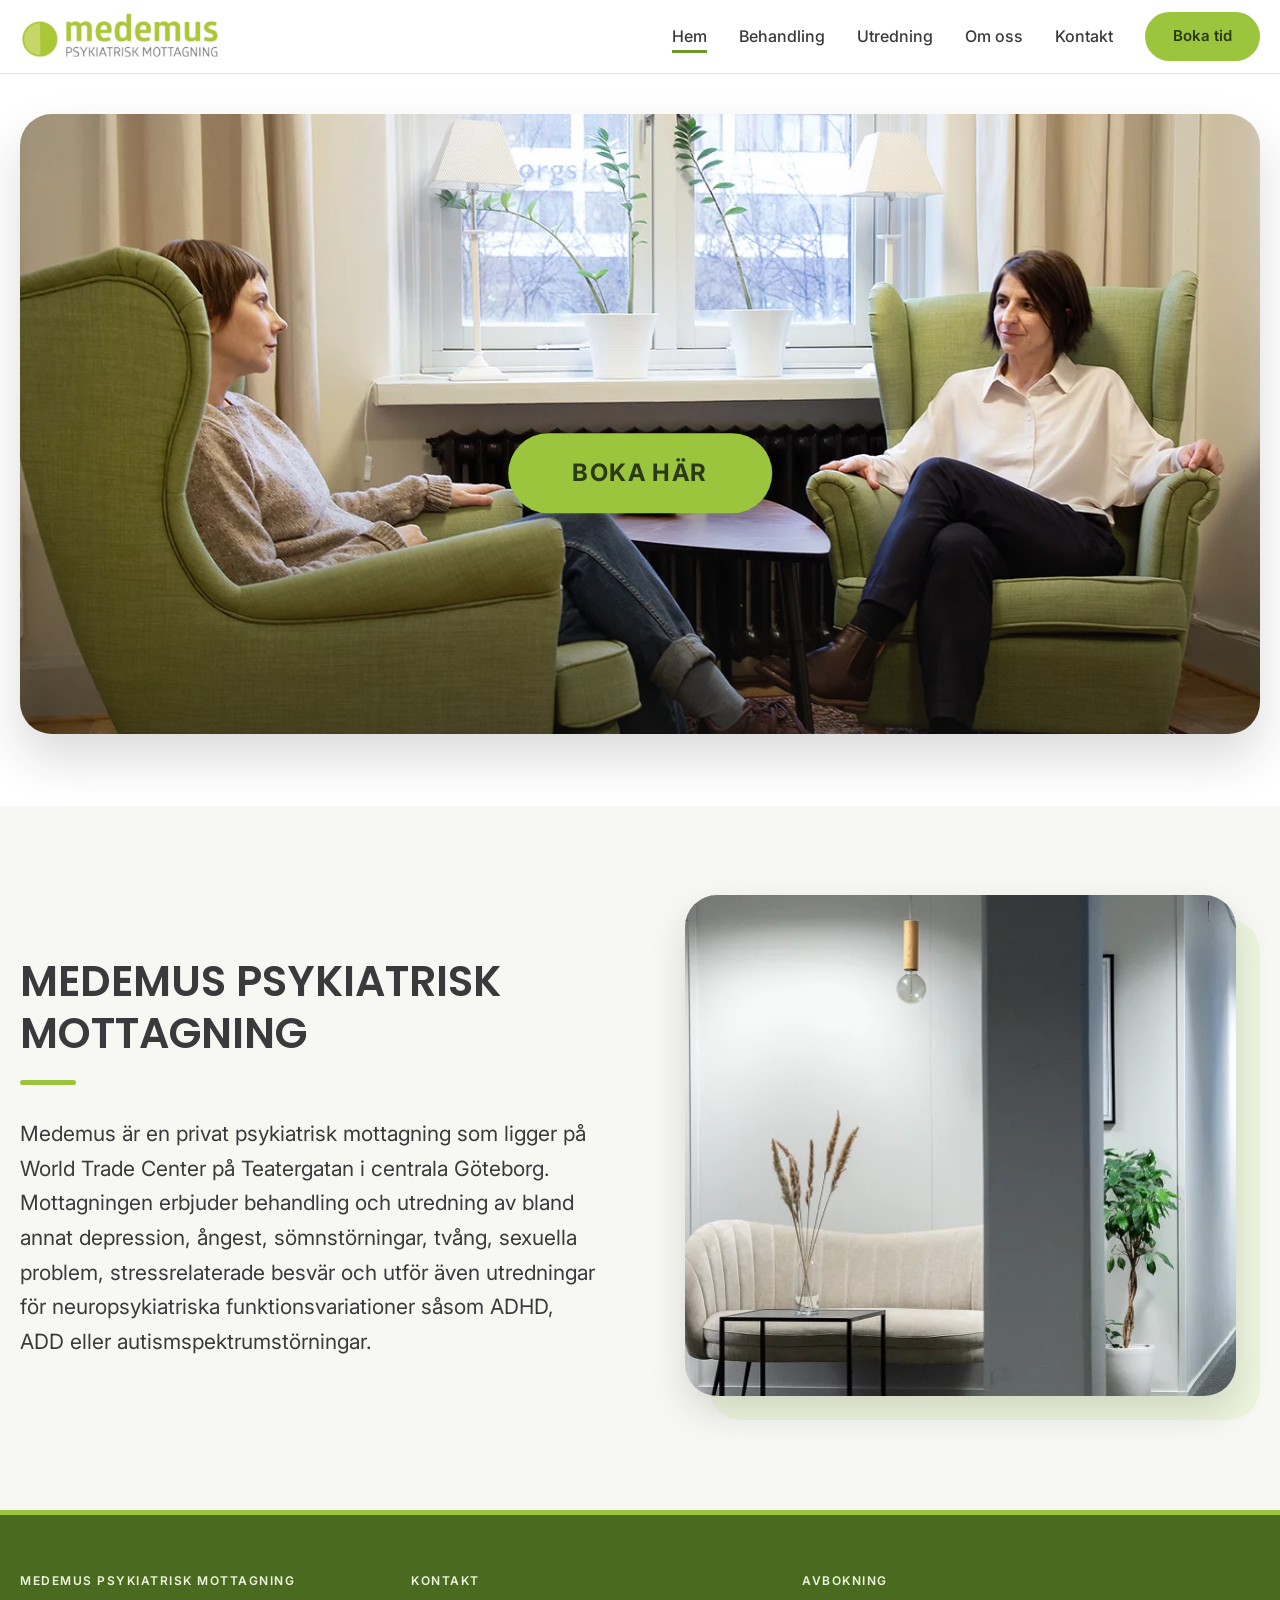
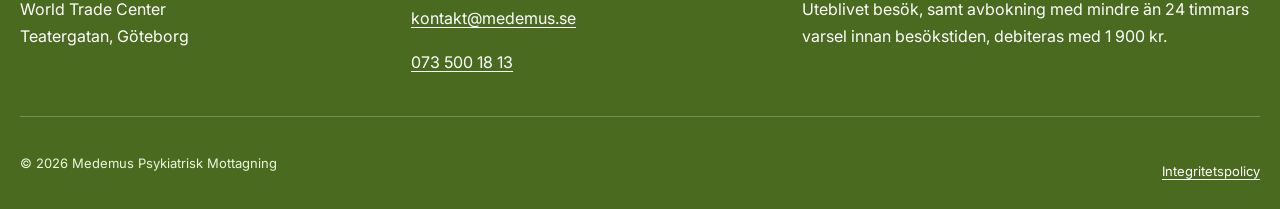
<file: index.html>
<!DOCTYPE html>
<html lang="sv">
<head>
  <meta charset="UTF-8">
  <meta name="viewport" content="width=device-width, initial-scale=1">
  <title>Medemus Psykiatrisk Mottagning – Privat psykiater Göteborg</title>
  <meta name="description" content="Privat psykiatrisk mottagning på World Trade Center, Teatergatan i centrala Göteborg. Behandling och utredning av bland annat depression, ångest, ADHD och autism.">

  <link rel="preconnect" href="https://fonts.googleapis.com">
  <link rel="preconnect" href="https://fonts.gstatic.com" crossorigin>
  <link href="https://fonts.googleapis.com/css2?family=Poppins:wght@400;500;600;700&family=Inter:wght@400;500;600;700&display=swap" rel="stylesheet">

  <link rel="stylesheet" href="css/reset.css">
  <link rel="stylesheet" href="css/variables.css">
  <link rel="stylesheet" href="css/base.css">
  <link rel="stylesheet" href="css/components.css">
  <link rel="stylesheet" href="css/site.css?v=1">
  <link rel="stylesheet" href="css/variant.css?v=6">
</head>
<body>

  <a class="skip-link" href="#content">Hoppa till innehållet</a>

  <header class="v2-header is-cta-visible" data-cta="always">
    <div class="container v2-header__inner">
      <a href="index.html" class="v2-logo" aria-label="Medemus psykiatrisk mottagning – startsida">
        <img src="assets/images/medemus-logo.webp" alt="Medemus Psykiatrisk Mottagning">
      </a>
      <nav class="v2-nav" id="nav" aria-label="Huvudmeny">
        <a href="index.html" class="v2-nav__link" aria-current="page">Hem</a>
        <a href="pages/behandling.html" class="v2-nav__link">Behandling</a>
        <a href="pages/utredning.html" class="v2-nav__link">Utredning</a>
        <a href="pages/om-oss.html" class="v2-nav__link">Om oss</a>
        <a href="pages/kontakt.html" class="v2-nav__link">Kontakt</a>
        <a href="pages/boka-tid.html" class="btn btn--primary v2-nav__cta">Boka tid</a>
      </nav>
      <a href="pages/boka-tid.html" class="btn btn--primary v2-header__cta">Boka tid</a>
      <button class="nav-toggle" aria-expanded="false" aria-controls="nav" aria-label="Meny"><span class="nav-toggle__bars" aria-hidden="true"><span></span><span></span><span></span></span></button>
    </div>
  </header>

  <main id="content">
    <section class="pg-hero" aria-label="Boka tid">
      <div class="pg-wrap">
        <div class="hero-frame">
          <img src="assets/images/hero-mottagning.webp" alt="Två personer i samtal i mottagningens gröna fåtöljer" fetchpriority="high">
          <a href="pages/boka-tid.html" class="btn btn--primary btn--xl hero-frame__cta">Boka här</a>
        </div>
      </div>
    </section>

    <section class="pg-section pg-section--alt" aria-labelledby="intro-rubrik">
      <div class="pg-wrap pg-row">
        <div class="pg-text">
          <h1 class="pg-title" id="intro-rubrik">Medemus Psykiatrisk Mottagning</h1>
          <p class="pg-lead">Medemus är en privat psykiatrisk mottagning som ligger på World Trade Center på Teatergatan i centrala Göteborg. Mottagningen erbjuder behandling och utredning av bland annat depression, ångest, sömnstörningar, tvång, sexuella problem, stressrelaterade besvär och utför även utredningar för neuropsykiatriska funktionsvariationer såsom ADHD, ADD eller autismspektrumstörningar.</p>
        </div>
        <figure class="photo-frame photo-frame--wide"><img src="assets/images/vantrum-soffa.webp" alt="Mottagningens väntrum med soffa och växter" loading="lazy"></figure>
      </div>
    </section>

  </main>

  <footer class="v2-footer">
    <div class="container">
      <div class="v2-footer__grid">
        <div>
          <h2 class="v2-footer__title">Medemus Psykiatrisk Mottagning</h2>
          <address class="v2-footer__text">World Trade Center<br>Teatergatan, Göteborg</address>
        </div>
        <div>
          <h2 class="v2-footer__title">Kontakt</h2>
          <p class="v2-footer__text"><a href="mailto:kontakt@medemus.se">kontakt@medemus.se</a></p>
          <p class="v2-footer__text"><a href="tel:0735001813">073 500 18 13</a></p>
        </div>
        <div>
          <h2 class="v2-footer__title">Avbokning</h2>
          <p class="v2-footer__text">Uteblivet besök, samt avbokning med mindre än 24 timmars varsel innan besökstiden, debiteras med 1&nbsp;900&nbsp;kr.</p>
        </div>
      </div>
      <div class="v2-footer__bottom">
        <p>&copy; <span id="year"></span> Medemus Psykiatrisk Mottagning</p>
        <p><a href="pages/integritetspolicy.html">Integritetspolicy</a></p>
      </div>
    </div>
  </footer>

  <script src="js/main.js?v=1"></script>
</body>
</html>
</file>
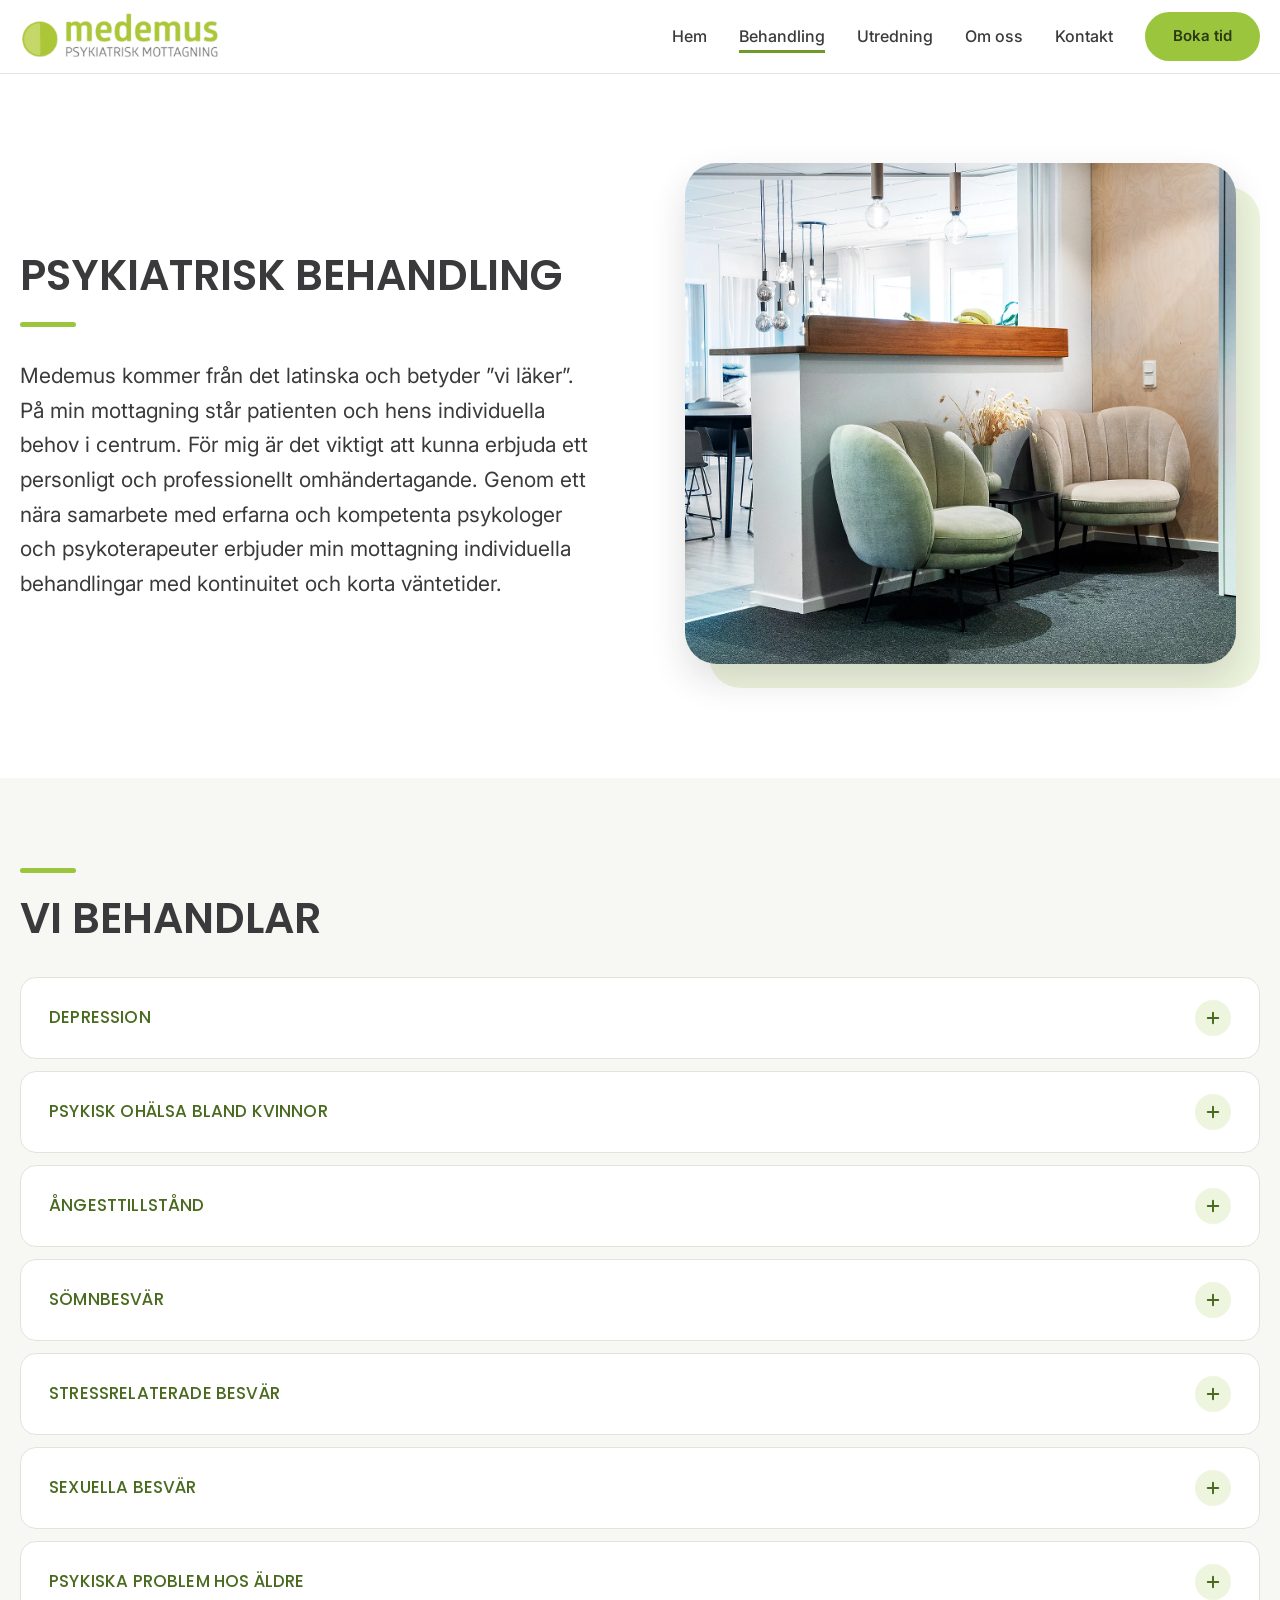
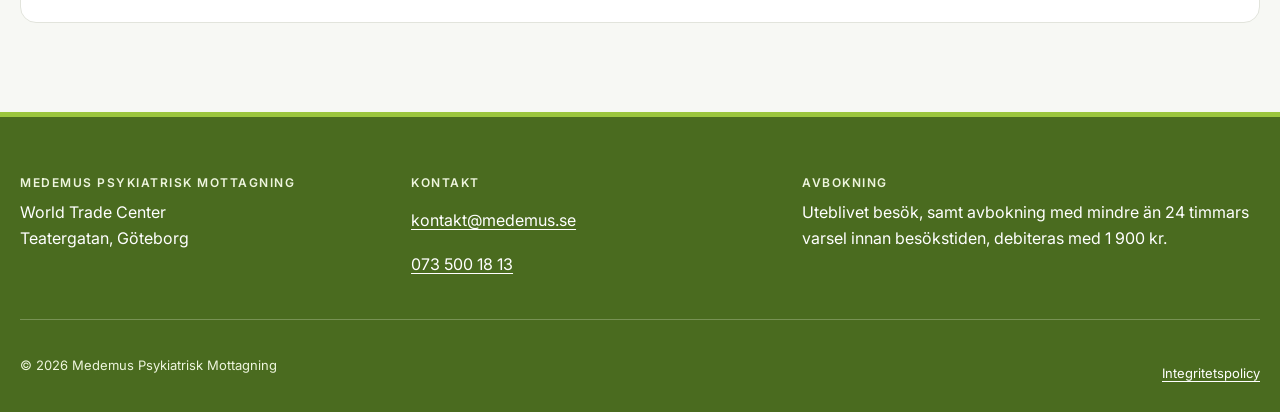
<file: pages/behandling.html>
<!DOCTYPE html>
<html lang="sv">
<head>
  <meta charset="UTF-8">
  <meta name="viewport" content="width=device-width, initial-scale=1">
  <title>Behandling – Medemus Psykiatrisk Mottagning</title>
  <meta name="description" content="Vi behandlar bland annat depression, ångest, sömnbesvär, stressrelaterade besvär, sexuella besvär samt psykisk ohälsa bland kvinnor och äldre.">

  <link rel="preconnect" href="https://fonts.googleapis.com">
  <link rel="preconnect" href="https://fonts.gstatic.com" crossorigin>
  <link href="https://fonts.googleapis.com/css2?family=Poppins:wght@400;500;600;700&family=Inter:wght@400;500;600;700&display=swap" rel="stylesheet">

  <link rel="stylesheet" href="../css/reset.css">
  <link rel="stylesheet" href="../css/variables.css">
  <link rel="stylesheet" href="../css/base.css">
  <link rel="stylesheet" href="../css/components.css">
  <link rel="stylesheet" href="../css/site.css?v=1">
  <link rel="stylesheet" href="../css/variant.css?v=6">
</head>
<body>

  <a class="skip-link" href="#content">Hoppa till innehållet</a>

  <header class="v2-header is-cta-visible" data-cta="always">
    <div class="container v2-header__inner">
      <a href="../index.html" class="v2-logo" aria-label="Medemus psykiatrisk mottagning – startsida">
        <img src="../assets/images/medemus-logo.webp" alt="Medemus Psykiatrisk Mottagning">
      </a>
      <nav class="v2-nav" id="nav" aria-label="Huvudmeny">
        <a href="../index.html" class="v2-nav__link">Hem</a>
        <a href="behandling.html" class="v2-nav__link" aria-current="page">Behandling</a>
        <a href="utredning.html" class="v2-nav__link">Utredning</a>
        <a href="om-oss.html" class="v2-nav__link">Om oss</a>
        <a href="kontakt.html" class="v2-nav__link">Kontakt</a>
        <a href="boka-tid.html" class="btn btn--primary v2-nav__cta">Boka tid</a>
      </nav>
      <a href="boka-tid.html" class="btn btn--primary v2-header__cta">Boka tid</a>
      <button class="nav-toggle" aria-expanded="false" aria-controls="nav" aria-label="Meny"><span class="nav-toggle__bars" aria-hidden="true"><span></span><span></span><span></span></span></button>
    </div>
  </header>

  <main id="content">

    <section class="pg-section" aria-labelledby="behandling-rubrik">
      <div class="pg-wrap pg-row">
        <div class="pg-text">
          <h1 class="pg-title" id="behandling-rubrik">Psykiatrisk behandling</h1>
          <p class="pg-lead">Medemus kommer från det latinska och betyder ”vi läker”. På min mottagning står patienten och hens individuella behov i centrum. För mig är det viktigt att kunna erbjuda ett personligt och professionellt omhändertagande. Genom ett nära samarbete med erfarna och kompetenta psykologer och psykoterapeuter erbjuder min mottagning individuella behandlingar med kontinuitet och korta väntetider.</p>
        </div>
        <figure class="photo-frame photo-frame--wide"><img src="../assets/images/vi-behandlar-room.webp" alt="Väntrum med fåtöljer på mottagningen" loading="lazy"></figure>
      </div>
    </section>

    <section class="pg-section pg-section--alt" aria-labelledby="besvar-rubrik">
      <div class="pg-wrap">
        <h2 class="pg-title pg-title--above" id="besvar-rubrik">Vi behandlar</h2>
        <div class="acc-stack">
          <details class="acc"><summary>Depression</summary><div class="acc__body"><p>Depression kan anses som en långdragen förändring i sinnesstämningen. Den drabbade lider av en sänkning av det allmänna stämningsläget i psyket och bär på en känsla av sorg.</p><p>Tillfällig nedstämdhet är en ofrånkomlig del av människans liv som svar på livets påfrestningar som tex efter förlust av en närstående person. I en del fall blir nedstämdheten dock allvarligare och längre, detta även utan att det finns en utlösande faktor eller att den utlösande faktorn inte står i rimlig proportion till stämningsläget. Vid sådana tillfällen pratar man om en depressionssjukdom. Skillnaden mellan de två tillstånden kräver noggrann klinisk bedömning.</p></div></details>
          <details class="acc"><summary>Psykisk ohälsa bland kvinnor</summary><div class="acc__body"><p>Allt fler kvinnor drabbas av psykisk ohälsa. De vanligaste besvären är depression, ångest, sömnbesvär och utmattningssymtom.</p></div></details>
          <details class="acc"><summary>Ångesttillstånd</summary><div class="acc__body"><p>Ångest är ett sinnestillstånd som karakteriseras av stark rädsla, nervositet eller oro, vare sig det är situationsbetingat eller inte, men som inte beror på ett faktiskt hot eller en överhängande fara.</p></div></details>
          <details class="acc"><summary>Sömnbesvär</summary><div class="acc__body"><p>Sömnstörningar är problem som är relaterade till sömnen, till exempel sömnlöshet, sömnapné, mardrömmar, mm. Sömnstörningar är ett symtom som kan ha organiska eller psykiska orsaker och skall utvärderas.</p></div></details>
          <details class="acc"><summary>Stressrelaterade besvär</summary><div class="acc__body"><p>Stress är de fysiologisk-hormonella anpassningsreaktioner i kroppens organsystem som utlöses av fysiska och mentala påfrestningar. Stress kan definieras som mental överansträngning.</p></div></details>
          <details class="acc"><summary>Sexuella besvär</summary><div class="acc__body"><p>Sexuella problem har ofta psykiska orsaker. T.ex. är bristande lust ett vanligt symtom vid depression.</p></div></details>
          <details class="acc"><summary>Psykiska problem hos äldre</summary><div class="acc__body"><p>Psykisk ohälsa är en av våra största folksjukdomar. Idag lider många äldre personer av psykisk ohälsa. De vanligaste sjukdomar är depression och ångestsjukdomar.</p></div></details>
          
        </div>
      </div>
    </section>

  </main>

  <footer class="v2-footer">
    <div class="container">
      <div class="v2-footer__grid">
        <div>
          <h2 class="v2-footer__title">Medemus Psykiatrisk Mottagning</h2>
          <address class="v2-footer__text">World Trade Center<br>Teatergatan, Göteborg</address>
        </div>
        <div>
          <h2 class="v2-footer__title">Kontakt</h2>
          <p class="v2-footer__text"><a href="mailto:kontakt@medemus.se">kontakt@medemus.se</a></p>
          <p class="v2-footer__text"><a href="tel:0735001813">073 500 18 13</a></p>
        </div>
        <div>
          <h2 class="v2-footer__title">Avbokning</h2>
          <p class="v2-footer__text">Uteblivet besök, samt avbokning med mindre än 24 timmars varsel innan besökstiden, debiteras med 1&nbsp;900&nbsp;kr.</p>
        </div>
      </div>
      <div class="v2-footer__bottom">
        <p>&copy; <span id="year"></span> Medemus Psykiatrisk Mottagning</p>
        <p><a href="integritetspolicy.html">Integritetspolicy</a></p>
      </div>
    </div>
  </footer>

  <script src="../js/main.js?v=1"></script>
</body>
</html>
</file>
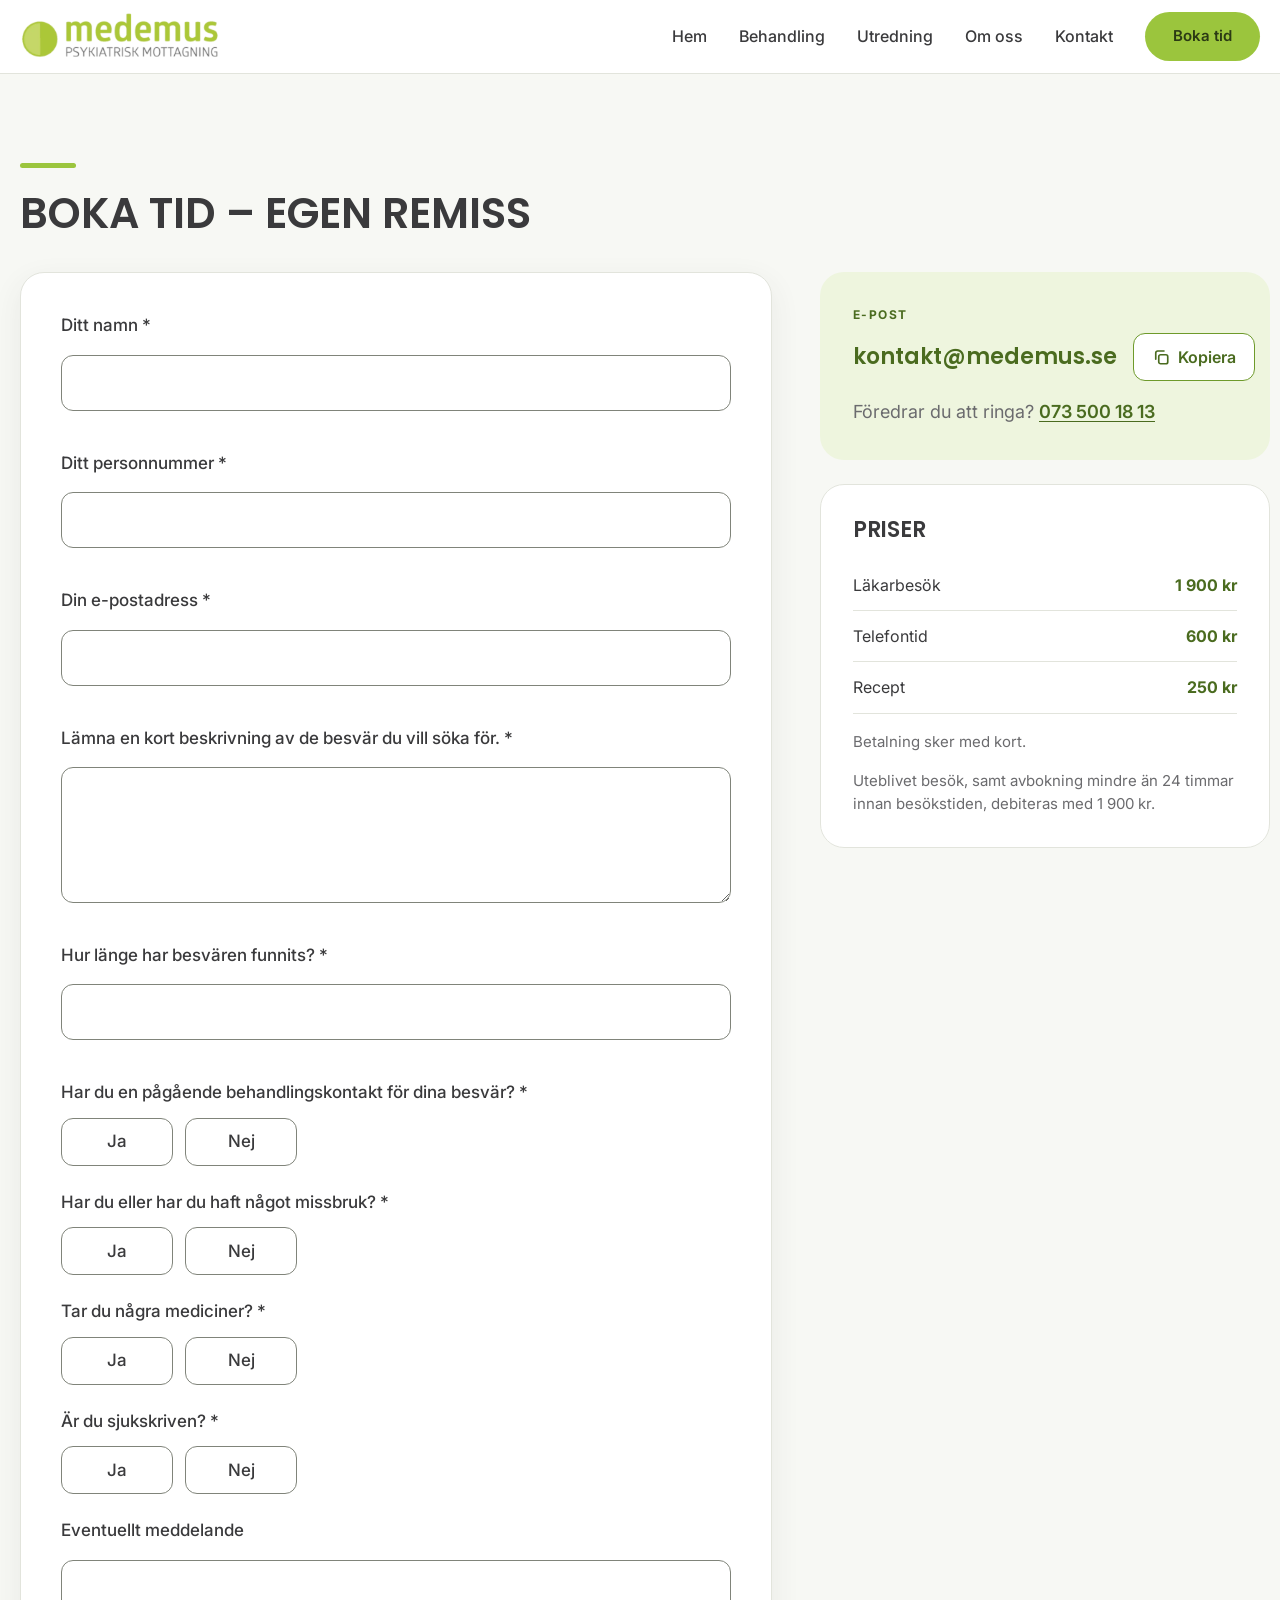
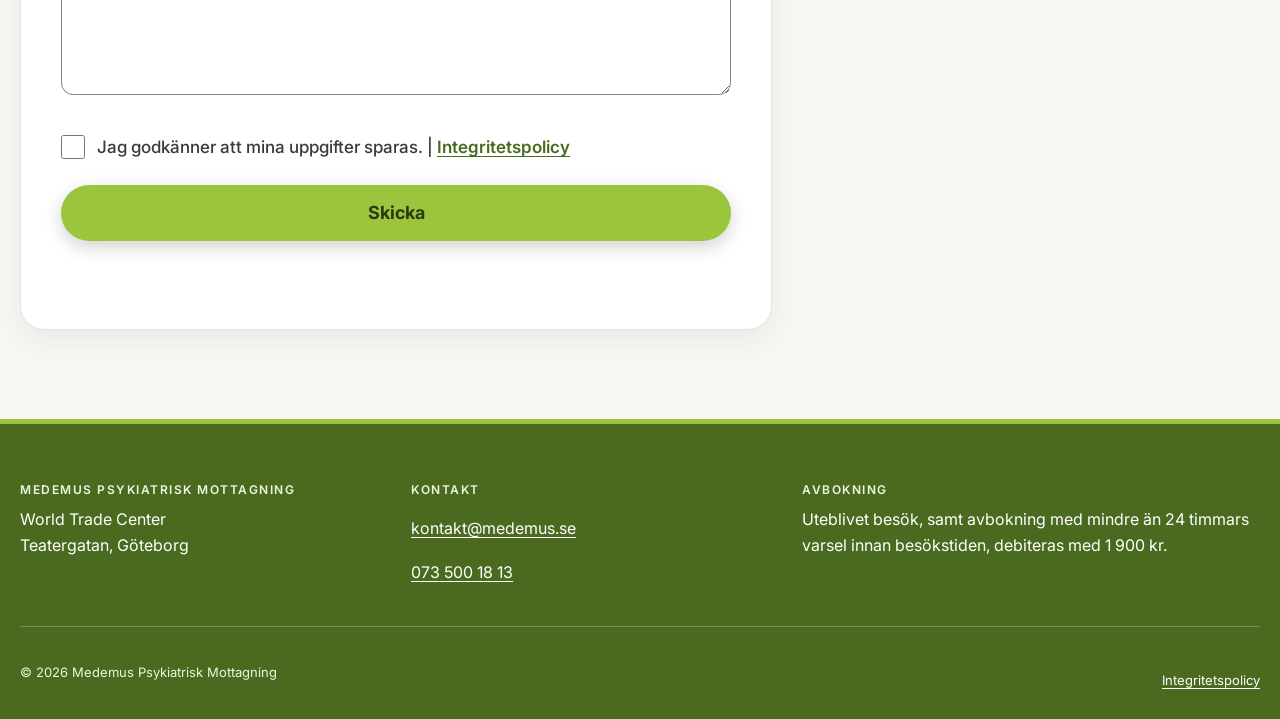
<file: pages/boka-tid.html>
<!DOCTYPE html>
<html lang="sv">
<head>
  <meta charset="UTF-8">
  <meta name="viewport" content="width=device-width, initial-scale=1">
  <title>Boka tid – Medemus Psykiatrisk Mottagning</title>
  <meta name="description" content="Boka tid hos Medemus med egen remiss. Fyll i formuläret så kontaktar vi dig. Här finns också prislista och avbokningsregler.">

  <link rel="preconnect" href="https://fonts.googleapis.com">
  <link rel="preconnect" href="https://fonts.gstatic.com" crossorigin>
  <link href="https://fonts.googleapis.com/css2?family=Poppins:wght@400;500;600;700&family=Inter:wght@400;500;600;700&display=swap" rel="stylesheet">

  <link rel="stylesheet" href="../css/reset.css">
  <link rel="stylesheet" href="../css/variables.css">
  <link rel="stylesheet" href="../css/base.css">
  <link rel="stylesheet" href="../css/components.css">
  <link rel="stylesheet" href="../css/site.css?v=1">
  <link rel="stylesheet" href="../css/variant.css?v=6">
</head>
<body>

  <a class="skip-link" href="#content">Hoppa till innehållet</a>

  <header class="v2-header is-cta-visible" data-cta="always">
    <div class="container v2-header__inner">
      <a href="../index.html" class="v2-logo" aria-label="Medemus psykiatrisk mottagning – startsida">
        <img src="../assets/images/medemus-logo.webp" alt="Medemus Psykiatrisk Mottagning">
      </a>
      <nav class="v2-nav" id="nav" aria-label="Huvudmeny">
        <a href="../index.html" class="v2-nav__link">Hem</a>
        <a href="behandling.html" class="v2-nav__link">Behandling</a>
        <a href="utredning.html" class="v2-nav__link">Utredning</a>
        <a href="om-oss.html" class="v2-nav__link">Om oss</a>
        <a href="kontakt.html" class="v2-nav__link">Kontakt</a>
        <a href="boka-tid.html" class="btn btn--primary v2-nav__cta">Boka tid</a>
      </nav>
      <a href="boka-tid.html" class="btn btn--primary v2-header__cta">Boka tid</a>
      <button class="nav-toggle" aria-expanded="false" aria-controls="nav" aria-label="Meny"><span class="nav-toggle__bars" aria-hidden="true"><span></span><span></span><span></span></span></button>
    </div>
  </header>

  <main id="content">

    <section class="pg-section pg-section--alt" aria-labelledby="boka-rubrik">
      <div class="pg-wrap">
        <h1 class="pg-title pg-title--above" id="boka-rubrik">Boka tid – egen remiss</h1>
        <div class="boka-grid">
          <form class="form-card form-card--wide" id="booking-form" novalidate>
          <div class="field">
            <label for="namn">Ditt namn *</label>
            <input type="text" id="namn" name="namn" autocomplete="name" required aria-describedby="namn-error">
            <p class="field__error" id="namn-error" hidden></p>
          </div>
          <div class="field">
            <label for="personnummer">Ditt personnummer *</label>
            <input type="text" id="personnummer" name="personnummer" autocomplete="off" required aria-describedby="personnummer-error">
            <p class="field__error" id="personnummer-error" hidden></p>
          </div>
          <div class="field">
            <label for="email">Din e-postadress *</label>
            <input type="email" id="email" name="email" autocomplete="email" required aria-describedby="email-error">
            <p class="field__error" id="email-error" hidden></p>
          </div>
          <div class="field">
            <label for="beskrivning">Lämna en kort beskrivning av de besvär du vill söka för. *</label>
            <textarea id="beskrivning" name="beskrivning" rows="4" required aria-describedby="beskrivning-error"></textarea>
            <p class="field__error" id="beskrivning-error" hidden></p>
          </div>
          <div class="field">
            <label for="tid_med_besvar">Hur länge har besvären funnits? *</label>
            <input type="text" id="tid_med_besvar" name="tid_med_besvar" autocomplete="off" required aria-describedby="tid_med_besvar-error">
            <p class="field__error" id="tid_med_besvar-error" hidden></p>
          </div>
          <fieldset class="yesno">
            <legend>Har du en pågående behandlingskontakt för dina besvär? *</legend>
            <div class="yesno__opts">
              <label class="pill"><input type="radio" name="behandlingskontakt" value="Ja" required><span>Ja</span></label>
              <label class="pill"><input type="radio" name="behandlingskontakt" value="Nej"><span>Nej</span></label>
            </div>
          </fieldset>
          <fieldset class="yesno">
            <legend>Har du eller har du haft något missbruk? *</legend>
            <div class="yesno__opts">
              <label class="pill"><input type="radio" name="missbruk" value="Ja" required><span>Ja</span></label>
              <label class="pill"><input type="radio" name="missbruk" value="Nej"><span>Nej</span></label>
            </div>
          </fieldset>
          <fieldset class="yesno">
            <legend>Tar du några mediciner? *</legend>
            <div class="yesno__opts">
              <label class="pill"><input type="radio" name="mediciner" value="Ja" required><span>Ja</span></label>
              <label class="pill"><input type="radio" name="mediciner" value="Nej"><span>Nej</span></label>
            </div>
          </fieldset>
          <fieldset class="yesno">
            <legend>Är du sjukskriven? *</legend>
            <div class="yesno__opts">
              <label class="pill"><input type="radio" name="sjukskriven" value="Ja" required><span>Ja</span></label>
              <label class="pill"><input type="radio" name="sjukskriven" value="Nej"><span>Nej</span></label>
            </div>
          </fieldset>
          <div class="field">
            <label for="meddelande">Eventuellt meddelande</label>
            <textarea id="meddelande" name="meddelande" rows="4" aria-describedby="meddelande-error"></textarea>
            <p class="field__error" id="meddelande-error" hidden></p>
          </div>
          <label class="check"><input type="checkbox" name="consent" required><span>Jag godkänner att mina uppgifter sparas. | <a href="integritetspolicy.html">Integritetspolicy</a></span></label>
          <button type="submit" class="btn btn--primary btn--l">Skicka</button>
          <p class="form-status" role="status" aria-live="polite"></p>
          </form>
          <div class="boka-side">
            <div class="side-card side-card--tint">
              <div class="contact-card">
          <p class="contact-card__label">E-post</p>
          <div class="contact-card__row" data-copy-field>
            <a class="contact-card__mail" href="mailto:kontakt@medemus.se">kontakt@medemus.se</a>
            <button type="button" class="copy-field__btn" data-copy="kontakt@medemus.se" aria-label="Kopiera e-postadressen kontakt@medemus.se"><svg data-icon-copy viewBox="0 0 24 24" aria-hidden="true" focusable="false"><rect x="9" y="9" width="12" height="12" rx="2.5"/><path d="M5 15V6.5A2.5 2.5 0 0 1 7.5 4H16"/></svg><svg data-icon-done hidden viewBox="0 0 24 24" aria-hidden="true" focusable="false"><path d="M5 12.5l4.5 4.5L19 7.5"/></svg><span class="copy-field__label">Kopiera</span></button>
          </div>
          <p class="visually-hidden" role="status" aria-live="polite" data-copy-status></p>
        </div>
              <p class="phone-line">Föredrar du att ringa? <a href="tel:0735001813">073 500 18 13</a></p>
            </div>
            <div class="side-card">
              <h2 class="side-card__title">Priser</h2>
              <dl class="price-list">
                <div><dt>Läkarbesök</dt><dd>1&nbsp;900 kr</dd></div>
                <div><dt>Telefontid</dt><dd>600 kr</dd></div>
                <div><dt>Recept</dt><dd>250 kr</dd></div>
              </dl>
              <p class="side-card__note">Betalning sker med kort.</p>
              <p class="side-card__note">Uteblivet besök, samt avbokning mindre än 24 timmar innan besökstiden, debiteras med 1&nbsp;900&nbsp;kr.</p>
            </div>
          </div>
        </div>
      </div>
    </section>

  </main>

  <footer class="v2-footer">
    <div class="container">
      <div class="v2-footer__grid">
        <div>
          <h2 class="v2-footer__title">Medemus Psykiatrisk Mottagning</h2>
          <address class="v2-footer__text">World Trade Center<br>Teatergatan, Göteborg</address>
        </div>
        <div>
          <h2 class="v2-footer__title">Kontakt</h2>
          <p class="v2-footer__text"><a href="mailto:kontakt@medemus.se">kontakt@medemus.se</a></p>
          <p class="v2-footer__text"><a href="tel:0735001813">073 500 18 13</a></p>
        </div>
        <div>
          <h2 class="v2-footer__title">Avbokning</h2>
          <p class="v2-footer__text">Uteblivet besök, samt avbokning med mindre än 24 timmars varsel innan besökstiden, debiteras med 1&nbsp;900&nbsp;kr.</p>
        </div>
      </div>
      <div class="v2-footer__bottom">
        <p>&copy; <span id="year"></span> Medemus Psykiatrisk Mottagning</p>
        <p><a href="integritetspolicy.html">Integritetspolicy</a></p>
      </div>
    </div>
  </footer>

  <script src="../js/main.js?v=1"></script>
</body>
</html>
</file>
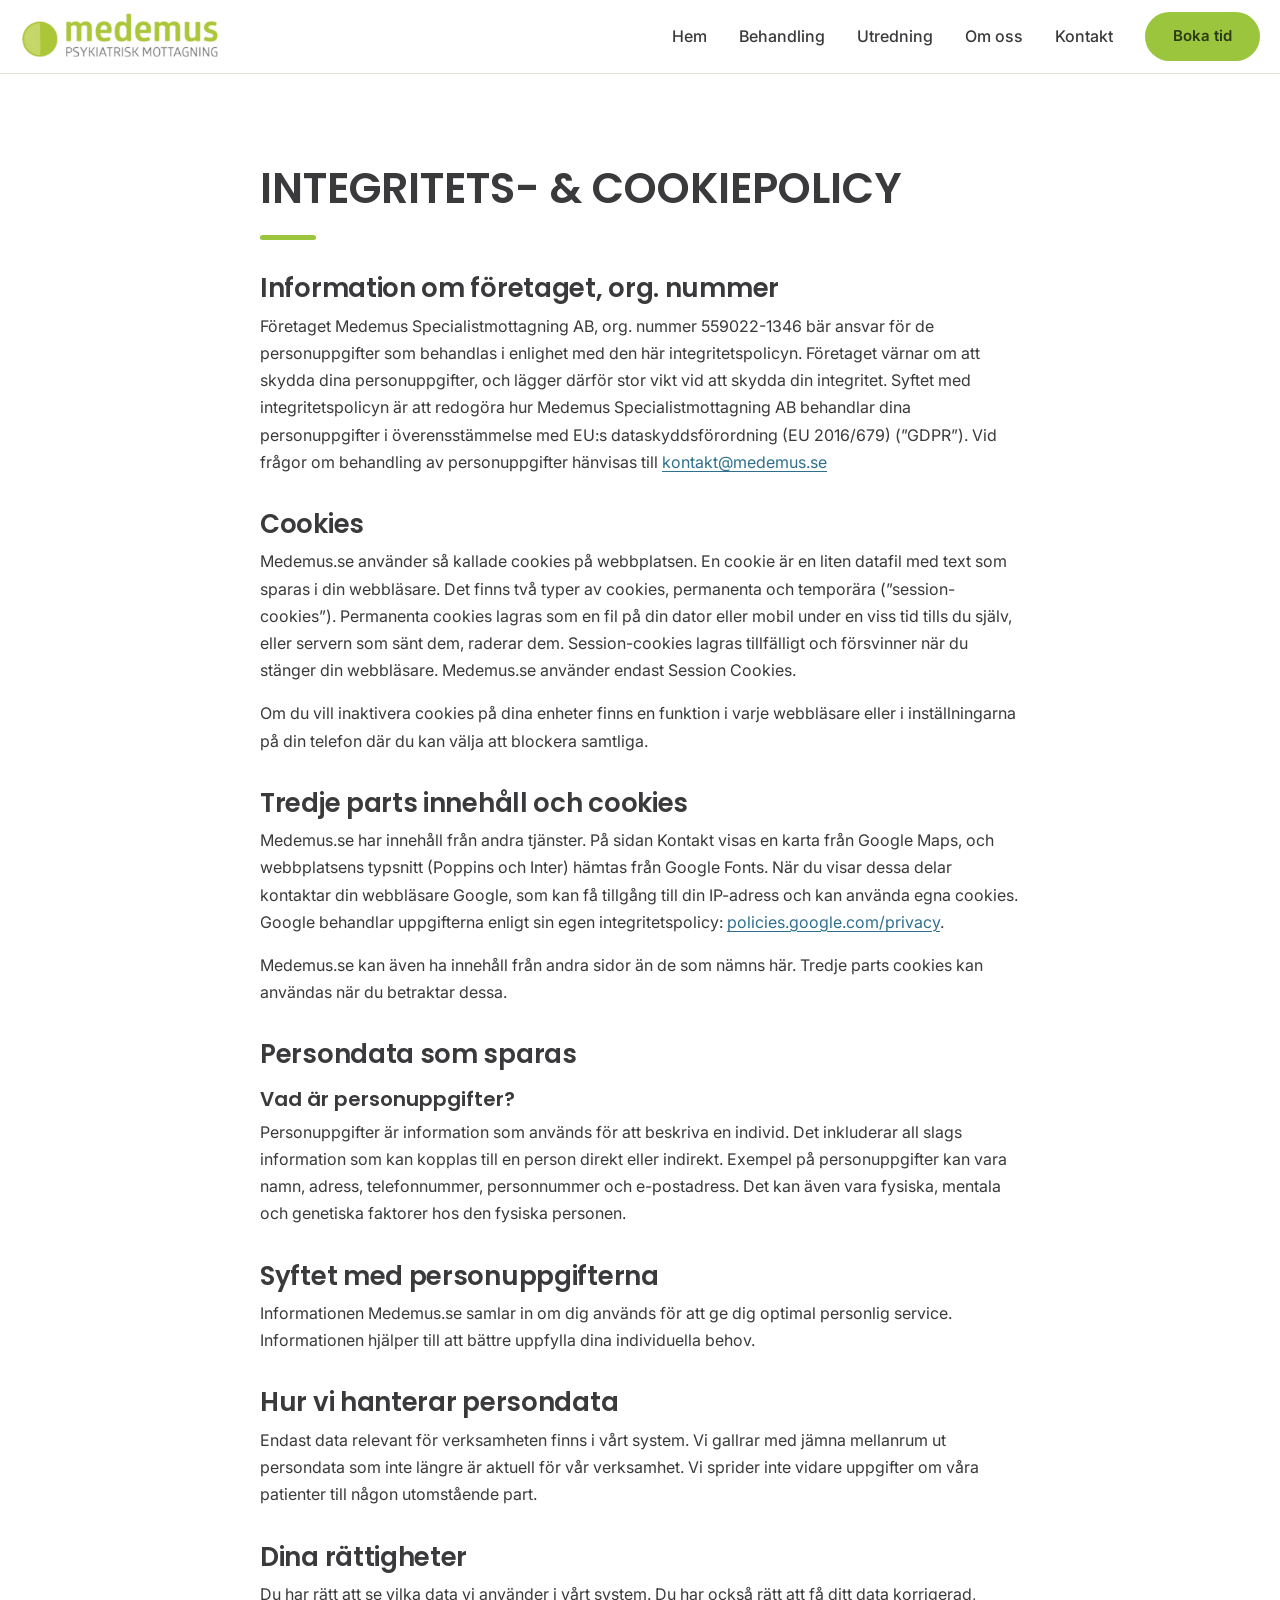
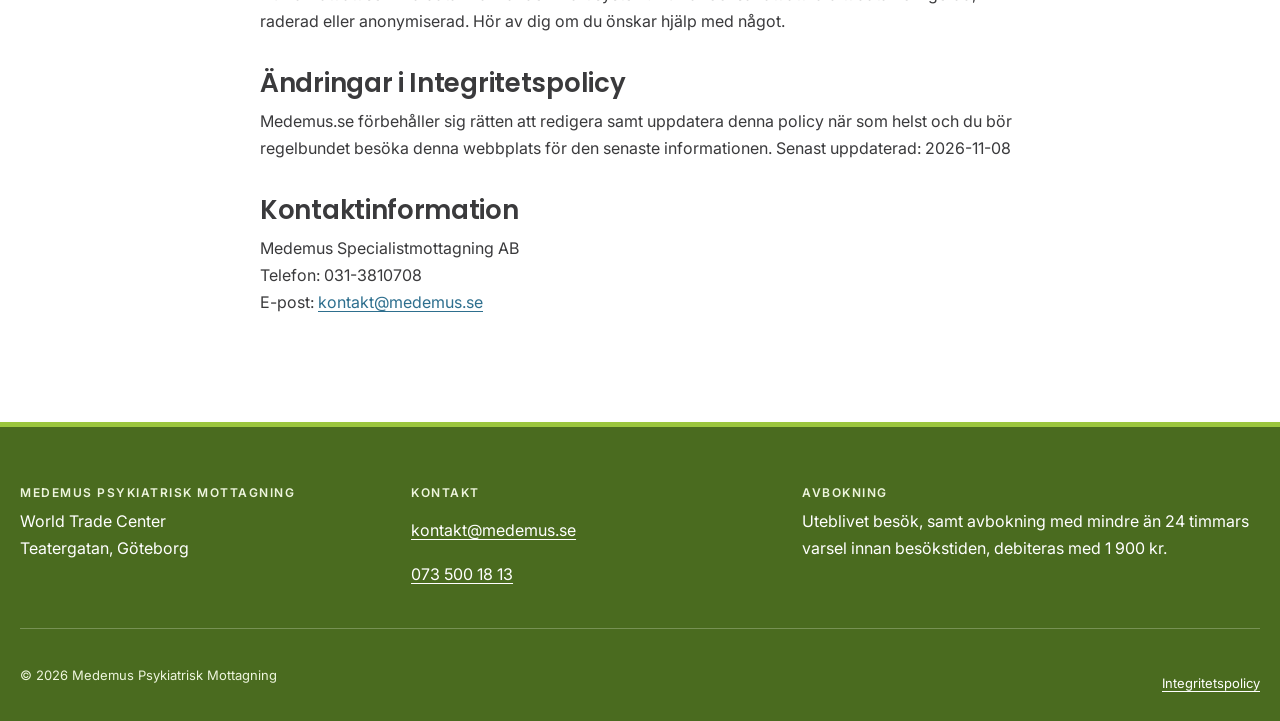
<file: pages/integritetspolicy.html>
<!DOCTYPE html>
<html lang="sv">
<head>
  <meta charset="UTF-8">
  <meta name="viewport" content="width=device-width, initial-scale=1">
  <title>Integritets- &amp; cookiepolicy – Medemus Psykiatrisk Mottagning</title>
  <meta name="description" content="Så behandlar Medemus personuppgifter och cookies på medemus.se, inklusive innehåll från Google Maps och Google Fonts.">

  <link rel="preconnect" href="https://fonts.googleapis.com">
  <link rel="preconnect" href="https://fonts.gstatic.com" crossorigin>
  <link href="https://fonts.googleapis.com/css2?family=Poppins:wght@400;500;600;700&family=Inter:wght@400;500;600;700&display=swap" rel="stylesheet">

  <link rel="stylesheet" href="../css/reset.css">
  <link rel="stylesheet" href="../css/variables.css">
  <link rel="stylesheet" href="../css/base.css">
  <link rel="stylesheet" href="../css/components.css">
  <link rel="stylesheet" href="../css/site.css?v=1">
  <link rel="stylesheet" href="../css/variant.css?v=6">
</head>
<body>

  <a class="skip-link" href="#content">Hoppa till innehållet</a>

  <header class="v2-header is-cta-visible" data-cta="always">
    <div class="container v2-header__inner">
      <a href="../index.html" class="v2-logo" aria-label="Medemus psykiatrisk mottagning – startsida">
        <img src="../assets/images/medemus-logo.webp" alt="Medemus Psykiatrisk Mottagning">
      </a>
      <nav class="v2-nav" id="nav" aria-label="Huvudmeny">
        <a href="../index.html" class="v2-nav__link">Hem</a>
        <a href="behandling.html" class="v2-nav__link">Behandling</a>
        <a href="utredning.html" class="v2-nav__link">Utredning</a>
        <a href="om-oss.html" class="v2-nav__link">Om oss</a>
        <a href="kontakt.html" class="v2-nav__link">Kontakt</a>
        <a href="boka-tid.html" class="btn btn--primary v2-nav__cta">Boka tid</a>
      </nav>
      <a href="boka-tid.html" class="btn btn--primary v2-header__cta">Boka tid</a>
      <button class="nav-toggle" aria-expanded="false" aria-controls="nav" aria-label="Meny"><span class="nav-toggle__bars" aria-hidden="true"><span></span><span></span><span></span></span></button>
    </div>
  </header>

  <main id="content">

    <section class="pg-section">
      <div class="pg-wrap prose">
        <h1 class="pg-title">Integritets- &amp; cookiepolicy</h1>
        <h2>Information om företaget, org. nummer</h2>
        <p>Företaget Medemus Specialistmottagning AB, org. nummer 559022-1346 bär ansvar för de personuppgifter som behandlas i enlighet med den här integritetspolicyn. Företaget värnar om att skydda dina personuppgifter, och lägger därför stor vikt vid att skydda din integritet. Syftet med integritetspolicyn är att redogöra hur Medemus Specialistmottagning AB behandlar dina personuppgifter i överensstämmelse med EU:s dataskyddsförordning (EU 2016/679) (”GDPR”). Vid frågor om behandling av personuppgifter hänvisas till <a href="mailto:kontakt@medemus.se">kontakt@medemus.se</a></p>

        <h2>Cookies</h2>
        <p>Medemus.se använder så kallade cookies på webbplatsen. En cookie är en liten datafil med text som sparas i din webbläsare. Det finns två typer av cookies, permanenta och temporära (”session-cookies”). Permanenta cookies lagras som en fil på din dator eller mobil under en viss tid tills du själv, eller servern som sänt dem, raderar dem. Session-cookies lagras tillfälligt och försvinner när du stänger din webbläsare. Medemus.se använder endast Session Cookies.</p>
        <p>Om du vill inaktivera cookies på dina enheter finns en funktion i varje webbläsare eller i inställningarna på din telefon där du kan välja att blockera samtliga.</p>

        <h2>Tredje parts innehåll och cookies</h2>
        <p>Medemus.se har innehåll från andra tjänster. På sidan Kontakt visas en karta från Google Maps, och webbplatsens typsnitt (Poppins och Inter) hämtas från Google Fonts. När du visar dessa delar kontaktar din webbläsare Google, som kan få tillgång till din IP-adress och kan använda egna cookies. Google behandlar uppgifterna enligt sin egen integritetspolicy: <a href="https://policies.google.com/privacy">policies.google.com/privacy</a>.</p>
        <p>Medemus.se kan även ha innehåll från andra sidor än de som nämns här. Tredje parts cookies kan användas när du betraktar dessa.</p>

        <h2>Persondata som sparas</h2>
        <h3>Vad är personuppgifter?</h3>
        <p>Personuppgifter är information som används för att beskriva en individ. Det inkluderar all slags information som kan kopplas till en person direkt eller indirekt. Exempel på personuppgifter kan vara namn, adress, telefonnummer, personnummer och e-postadress. Det kan även vara fysiska, mentala och genetiska faktorer hos den fysiska personen.</p>

        <h2>Syftet med personuppgifterna</h2>
        <p>Informationen Medemus.se samlar in om dig används för att ge dig optimal personlig service. Informationen hjälper till att bättre uppfylla dina individuella behov.</p>

        <h2>Hur vi hanterar persondata</h2>
        <p>Endast data relevant för verksamheten finns i vårt system. Vi gallrar med jämna mellanrum ut persondata som inte längre är aktuell för vår verksamhet. Vi sprider inte vidare uppgifter om våra patienter till någon utomstående part.</p>

        <h2>Dina rättigheter</h2>
        <p>Du har rätt att se vilka data vi använder i vårt system. Du har också rätt att få ditt data korrigerad, raderad eller anonymiserad. Hör av dig om du önskar hjälp med något.</p>

        <h2>Ändringar i Integritetspolicy</h2>
        <p>Medemus.se förbehåller sig rätten att redigera samt uppdatera denna policy när som helst och du bör regelbundet besöka denna webbplats för den senaste informationen. Senast uppdaterad: 2026-11-08</p>

        <h2>Kontaktinformation</h2>
        <p>Medemus Specialistmottagning AB<br>Telefon: 031-3810708<br>E-post: <a href="mailto:kontakt@medemus.se">kontakt@medemus.se</a></p>
      </div>
    </section>

  </main>

  <footer class="v2-footer">
    <div class="container">
      <div class="v2-footer__grid">
        <div>
          <h2 class="v2-footer__title">Medemus Psykiatrisk Mottagning</h2>
          <address class="v2-footer__text">World Trade Center<br>Teatergatan, Göteborg</address>
        </div>
        <div>
          <h2 class="v2-footer__title">Kontakt</h2>
          <p class="v2-footer__text"><a href="mailto:kontakt@medemus.se">kontakt@medemus.se</a></p>
          <p class="v2-footer__text"><a href="tel:0735001813">073 500 18 13</a></p>
        </div>
        <div>
          <h2 class="v2-footer__title">Avbokning</h2>
          <p class="v2-footer__text">Uteblivet besök, samt avbokning med mindre än 24 timmars varsel innan besökstiden, debiteras med 1&nbsp;900&nbsp;kr.</p>
        </div>
      </div>
      <div class="v2-footer__bottom">
        <p>&copy; <span id="year"></span> Medemus Psykiatrisk Mottagning</p>
        <p><a href="integritetspolicy.html">Integritetspolicy</a></p>
      </div>
    </div>
  </footer>

  <script src="../js/main.js?v=1"></script>
</body>
</html>
</file>
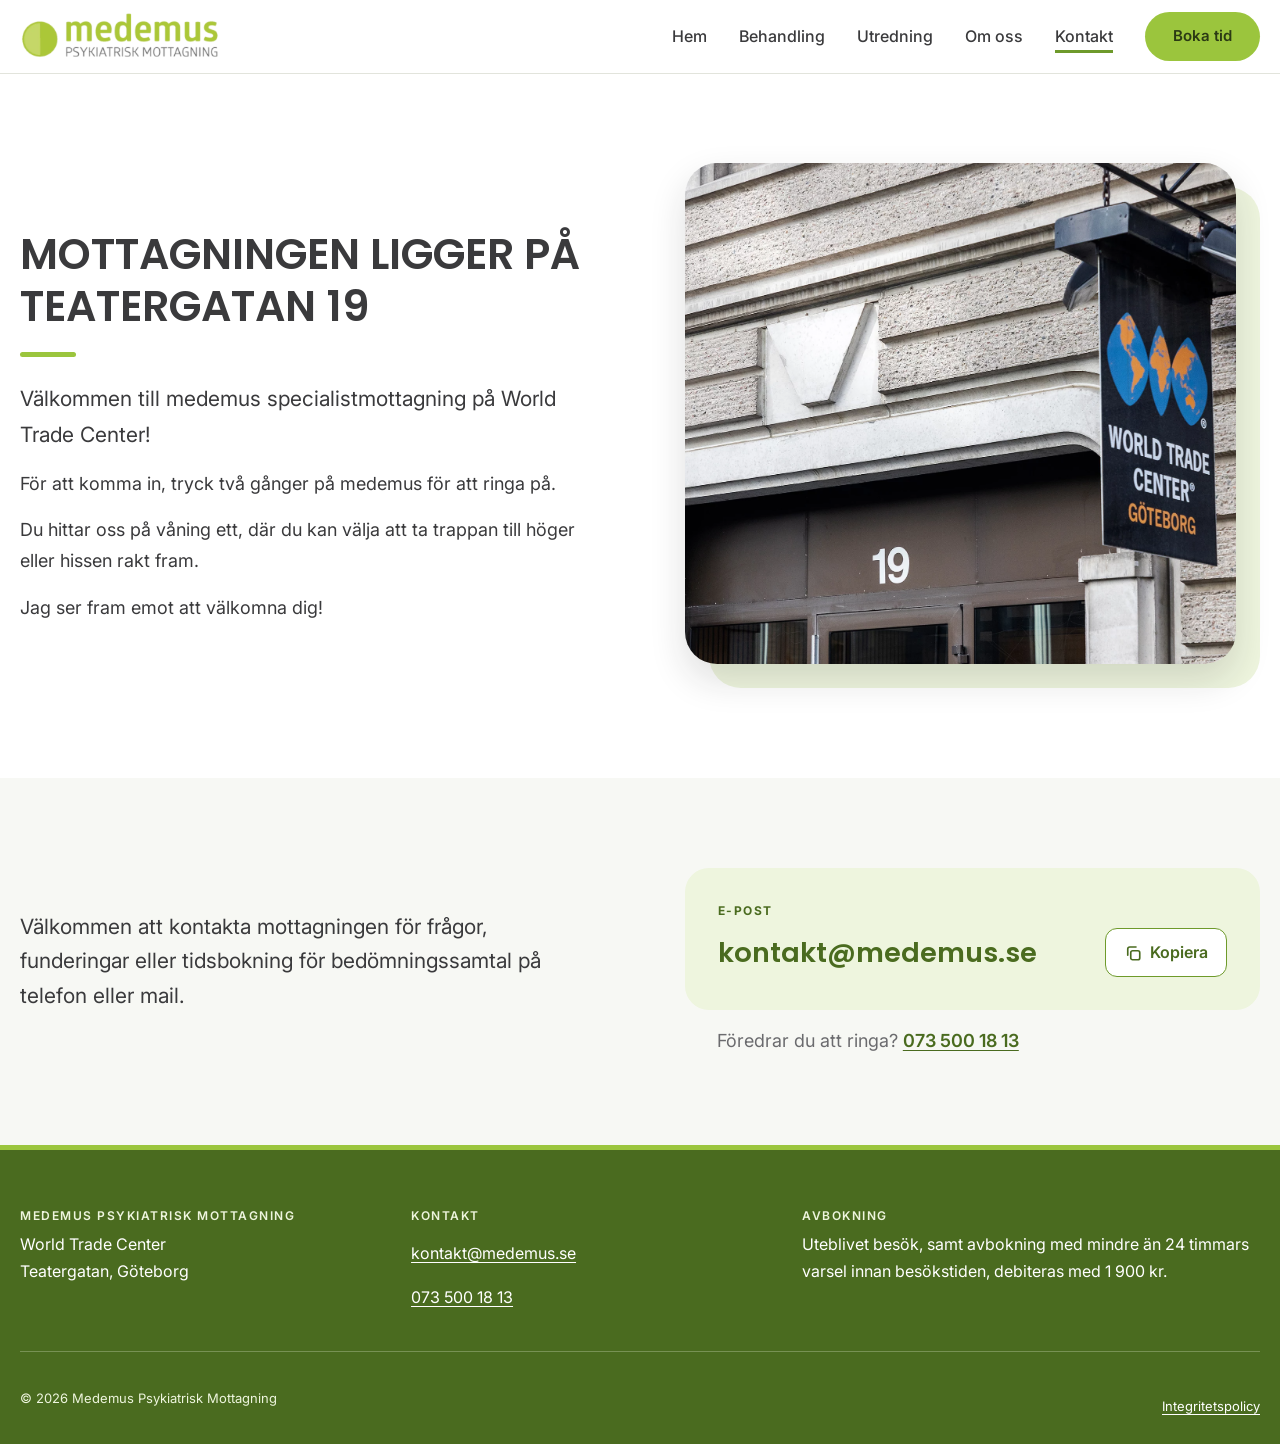
<file: pages/kontakt.html>
<!DOCTYPE html>
<html lang="sv">
<head>
  <meta charset="UTF-8">
  <meta name="viewport" content="width=device-width, initial-scale=1">
  <title>Kontakt – Medemus Psykiatrisk Mottagning</title>
  <meta name="description" content="Kontakta Medemus via e-post eller telefon. Mottagningen ligger på World Trade Center, Teatergatan 19 i Göteborg.">

  <link rel="preconnect" href="https://fonts.googleapis.com">
  <link rel="preconnect" href="https://fonts.gstatic.com" crossorigin>
  <link href="https://fonts.googleapis.com/css2?family=Poppins:wght@400;500;600;700&family=Inter:wght@400;500;600;700&display=swap" rel="stylesheet">

  <link rel="stylesheet" href="../css/reset.css">
  <link rel="stylesheet" href="../css/variables.css">
  <link rel="stylesheet" href="../css/base.css">
  <link rel="stylesheet" href="../css/components.css">
  <link rel="stylesheet" href="../css/site.css?v=1">
  <link rel="stylesheet" href="../css/variant.css?v=6">
</head>
<body>

  <a class="skip-link" href="#content">Hoppa till innehållet</a>

  <header class="v2-header is-cta-visible" data-cta="always">
    <div class="container v2-header__inner">
      <a href="../index.html" class="v2-logo" aria-label="Medemus psykiatrisk mottagning – startsida">
        <img src="../assets/images/medemus-logo.webp" alt="Medemus Psykiatrisk Mottagning">
      </a>
      <nav class="v2-nav" id="nav" aria-label="Huvudmeny">
        <a href="../index.html" class="v2-nav__link">Hem</a>
        <a href="behandling.html" class="v2-nav__link">Behandling</a>
        <a href="utredning.html" class="v2-nav__link">Utredning</a>
        <a href="om-oss.html" class="v2-nav__link">Om oss</a>
        <a href="kontakt.html" class="v2-nav__link" aria-current="page">Kontakt</a>
        <a href="boka-tid.html" class="btn btn--primary v2-nav__cta">Boka tid</a>
      </nav>
      <a href="boka-tid.html" class="btn btn--primary v2-header__cta">Boka tid</a>
      <button class="nav-toggle" aria-expanded="false" aria-controls="nav" aria-label="Meny"><span class="nav-toggle__bars" aria-hidden="true"><span></span><span></span><span></span></span></button>
    </div>
  </header>

  <main id="content">

    <section class="pg-section" aria-labelledby="hitta-rubrik">
      <div class="pg-wrap pg-row">
        <div class="pg-text pg-text--stack">
          <h1 class="pg-title" id="hitta-rubrik">Mottagningen ligger på Teatergatan 19</h1>
          <p class="pg-lead">Välkommen till medemus specialistmottagning på World Trade Center!</p>
          <p>För att komma in, tryck två gånger på medemus för att ringa på.</p>
          <p>Du hittar oss på våning ett, där du kan välja att ta trappan till höger eller hissen rakt fram.</p>
          <p>Jag ser fram emot att välkomna dig!</p>
        </div>
        <figure class="photo-frame photo-frame--wide"><img src="../assets/images/entre-teatergatan-19.webp" alt="Entrén till World Trade Center på Teatergatan 19 i Göteborg" loading="lazy"></figure>
      </div>
    </section>

    <section class="pg-section pg-section--alt" aria-labelledby="kontakta-rubrik">
      <div class="pg-wrap pg-row">
        <p class="pg-lead" id="kontakta-rubrik">Välkommen att kontakta mottagningen för frågor, funderingar eller tidsbokning för bedömningssamtal på telefon eller mail.</p>
        <div class="contact-stack">
          <div class="side-card side-card--tint">
            <div class="contact-card">
          <p class="contact-card__label">E-post</p>
          <div class="contact-card__row" data-copy-field>
            <a class="contact-card__mail" href="mailto:kontakt@medemus.se">kontakt@medemus.se</a>
            <button type="button" class="copy-field__btn" data-copy="kontakt@medemus.se" aria-label="Kopiera e-postadressen kontakt@medemus.se"><svg data-icon-copy viewBox="0 0 24 24" aria-hidden="true" focusable="false"><rect x="9" y="9" width="12" height="12" rx="2.5"/><path d="M5 15V6.5A2.5 2.5 0 0 1 7.5 4H16"/></svg><svg data-icon-done hidden viewBox="0 0 24 24" aria-hidden="true" focusable="false"><path d="M5 12.5l4.5 4.5L19 7.5"/></svg><span class="copy-field__label">Kopiera</span></button>
          </div>
          <p class="visually-hidden" role="status" aria-live="polite" data-copy-status></p>
        </div>
          </div>
          <p class="phone-line">Föredrar du att ringa? <a href="tel:0735001813">073 500 18 13</a></p>
        </div>
      </div>
    </section>

  </main>

  <footer class="v2-footer">
    <div class="container">
      <div class="v2-footer__grid">
        <div>
          <h2 class="v2-footer__title">Medemus Psykiatrisk Mottagning</h2>
          <address class="v2-footer__text">World Trade Center<br>Teatergatan, Göteborg</address>
        </div>
        <div>
          <h2 class="v2-footer__title">Kontakt</h2>
          <p class="v2-footer__text"><a href="mailto:kontakt@medemus.se">kontakt@medemus.se</a></p>
          <p class="v2-footer__text"><a href="tel:0735001813">073 500 18 13</a></p>
        </div>
        <div>
          <h2 class="v2-footer__title">Avbokning</h2>
          <p class="v2-footer__text">Uteblivet besök, samt avbokning med mindre än 24 timmars varsel innan besökstiden, debiteras med 1&nbsp;900&nbsp;kr.</p>
        </div>
      </div>
      <div class="v2-footer__bottom">
        <p>&copy; <span id="year"></span> Medemus Psykiatrisk Mottagning</p>
        <p><a href="integritetspolicy.html">Integritetspolicy</a></p>
      </div>
    </div>
  </footer>

  <script src="../js/main.js?v=1"></script>
</body>
</html>
</file>
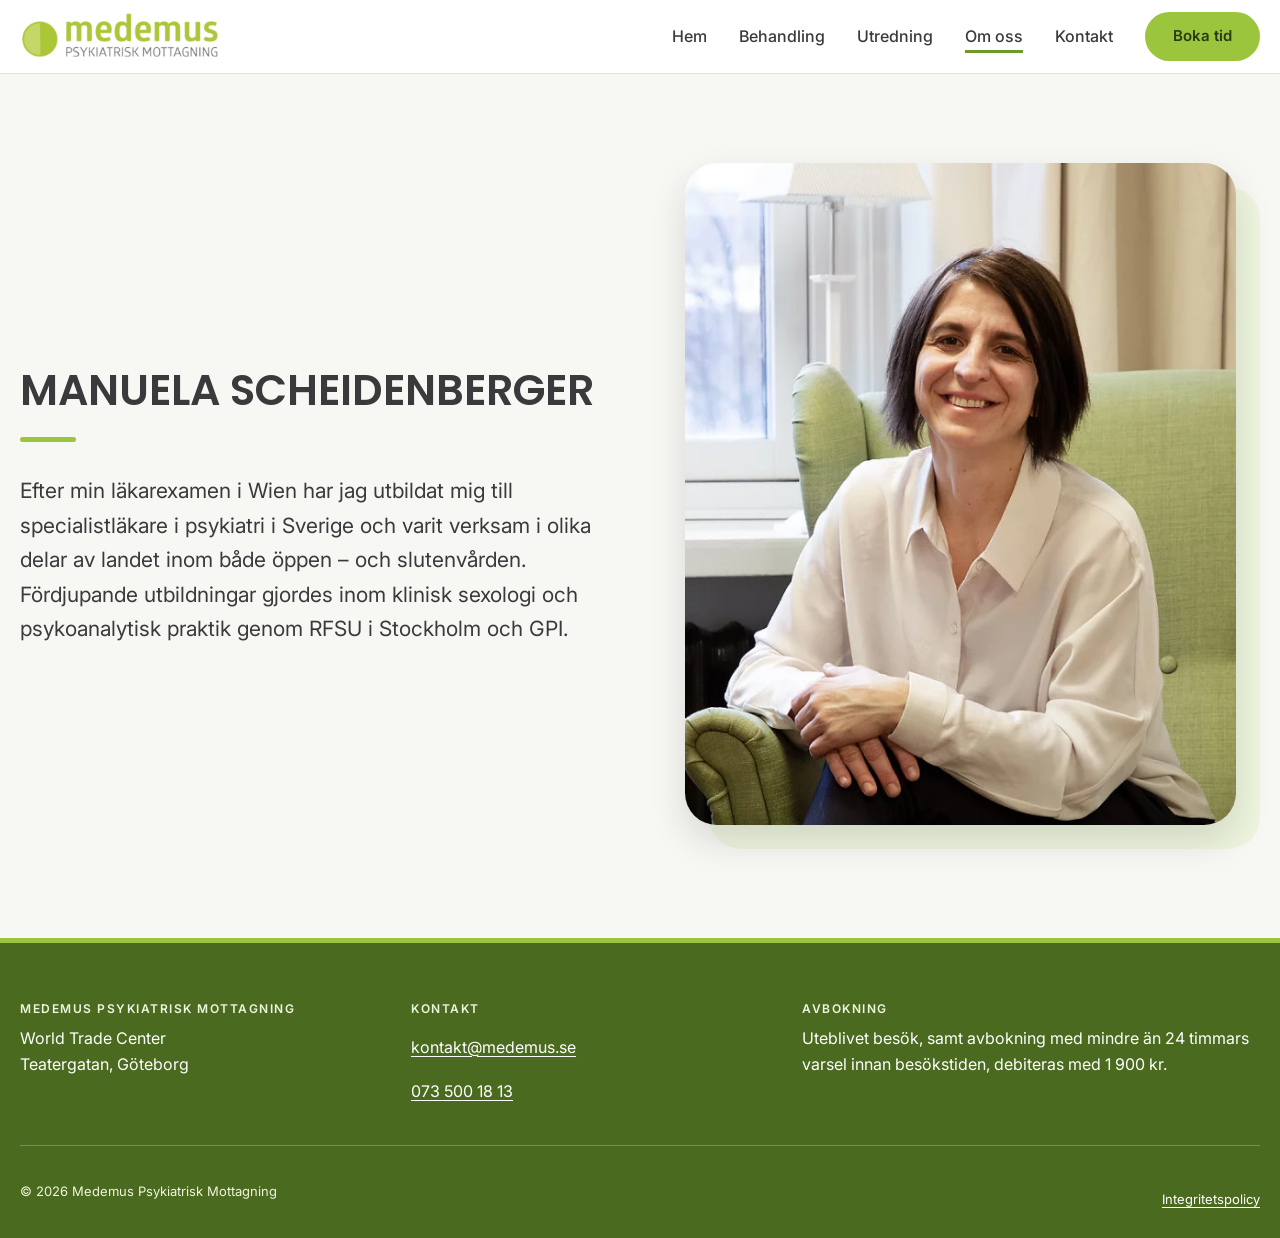
<file: pages/om-oss.html>
<!DOCTYPE html>
<html lang="sv">
<head>
  <meta charset="UTF-8">
  <meta name="viewport" content="width=device-width, initial-scale=1">
  <title>Om oss – Medemus Psykiatrisk Mottagning</title>
  <meta name="description" content="Möt psykiatern Manuela Scheidenberger, specialistläkare i psykiatri på Medemus Psykiatrisk Mottagning i Göteborg.">

  <link rel="preconnect" href="https://fonts.googleapis.com">
  <link rel="preconnect" href="https://fonts.gstatic.com" crossorigin>
  <link href="https://fonts.googleapis.com/css2?family=Poppins:wght@400;500;600;700&family=Inter:wght@400;500;600;700&display=swap" rel="stylesheet">

  <link rel="stylesheet" href="../css/reset.css">
  <link rel="stylesheet" href="../css/variables.css">
  <link rel="stylesheet" href="../css/base.css">
  <link rel="stylesheet" href="../css/components.css">
  <link rel="stylesheet" href="../css/site.css?v=1">
  <link rel="stylesheet" href="../css/variant.css?v=6">
</head>
<body>

  <a class="skip-link" href="#content">Hoppa till innehållet</a>

  <header class="v2-header is-cta-visible" data-cta="always">
    <div class="container v2-header__inner">
      <a href="../index.html" class="v2-logo" aria-label="Medemus psykiatrisk mottagning – startsida">
        <img src="../assets/images/medemus-logo.webp" alt="Medemus Psykiatrisk Mottagning">
      </a>
      <nav class="v2-nav" id="nav" aria-label="Huvudmeny">
        <a href="../index.html" class="v2-nav__link">Hem</a>
        <a href="behandling.html" class="v2-nav__link">Behandling</a>
        <a href="utredning.html" class="v2-nav__link">Utredning</a>
        <a href="om-oss.html" class="v2-nav__link" aria-current="page">Om oss</a>
        <a href="kontakt.html" class="v2-nav__link">Kontakt</a>
        <a href="boka-tid.html" class="btn btn--primary v2-nav__cta">Boka tid</a>
      </nav>
      <a href="boka-tid.html" class="btn btn--primary v2-header__cta">Boka tid</a>
      <button class="nav-toggle" aria-expanded="false" aria-controls="nav" aria-label="Meny"><span class="nav-toggle__bars" aria-hidden="true"><span></span><span></span><span></span></span></button>
    </div>
  </header>

  <main id="content">

    <section class="pg-section pg-section--alt" aria-labelledby="psykiater-rubrik">
      <div class="pg-wrap pg-row">
        <div class="pg-text">
          <h1 class="pg-title" id="psykiater-rubrik">Manuela Scheidenberger</h1>
          <p class="pg-lead">Efter min läkarexamen i Wien har jag utbildat mig till specialistläkare i psykiatri i Sverige och varit verksam i olika delar av landet inom både öppen – och slutenvården. Fördjupande utbildningar gjordes inom klinisk sexologi och psykoanalytisk praktik genom RFSU i Stockholm och GPI.</p>
        </div>
        <figure class="photo-frame photo-frame--tall"><img src="../assets/images/manuela-scheidenberger.webp" alt="Psykiater Manuela Scheidenberger" loading="lazy"></figure>
      </div>
    </section>

  </main>

  <footer class="v2-footer">
    <div class="container">
      <div class="v2-footer__grid">
        <div>
          <h2 class="v2-footer__title">Medemus Psykiatrisk Mottagning</h2>
          <address class="v2-footer__text">World Trade Center<br>Teatergatan, Göteborg</address>
        </div>
        <div>
          <h2 class="v2-footer__title">Kontakt</h2>
          <p class="v2-footer__text"><a href="mailto:kontakt@medemus.se">kontakt@medemus.se</a></p>
          <p class="v2-footer__text"><a href="tel:0735001813">073 500 18 13</a></p>
        </div>
        <div>
          <h2 class="v2-footer__title">Avbokning</h2>
          <p class="v2-footer__text">Uteblivet besök, samt avbokning med mindre än 24 timmars varsel innan besökstiden, debiteras med 1&nbsp;900&nbsp;kr.</p>
        </div>
      </div>
      <div class="v2-footer__bottom">
        <p>&copy; <span id="year"></span> Medemus Psykiatrisk Mottagning</p>
        <p><a href="integritetspolicy.html">Integritetspolicy</a></p>
      </div>
    </div>
  </footer>

  <script src="../js/main.js?v=1"></script>
</body>
</html>
</file>
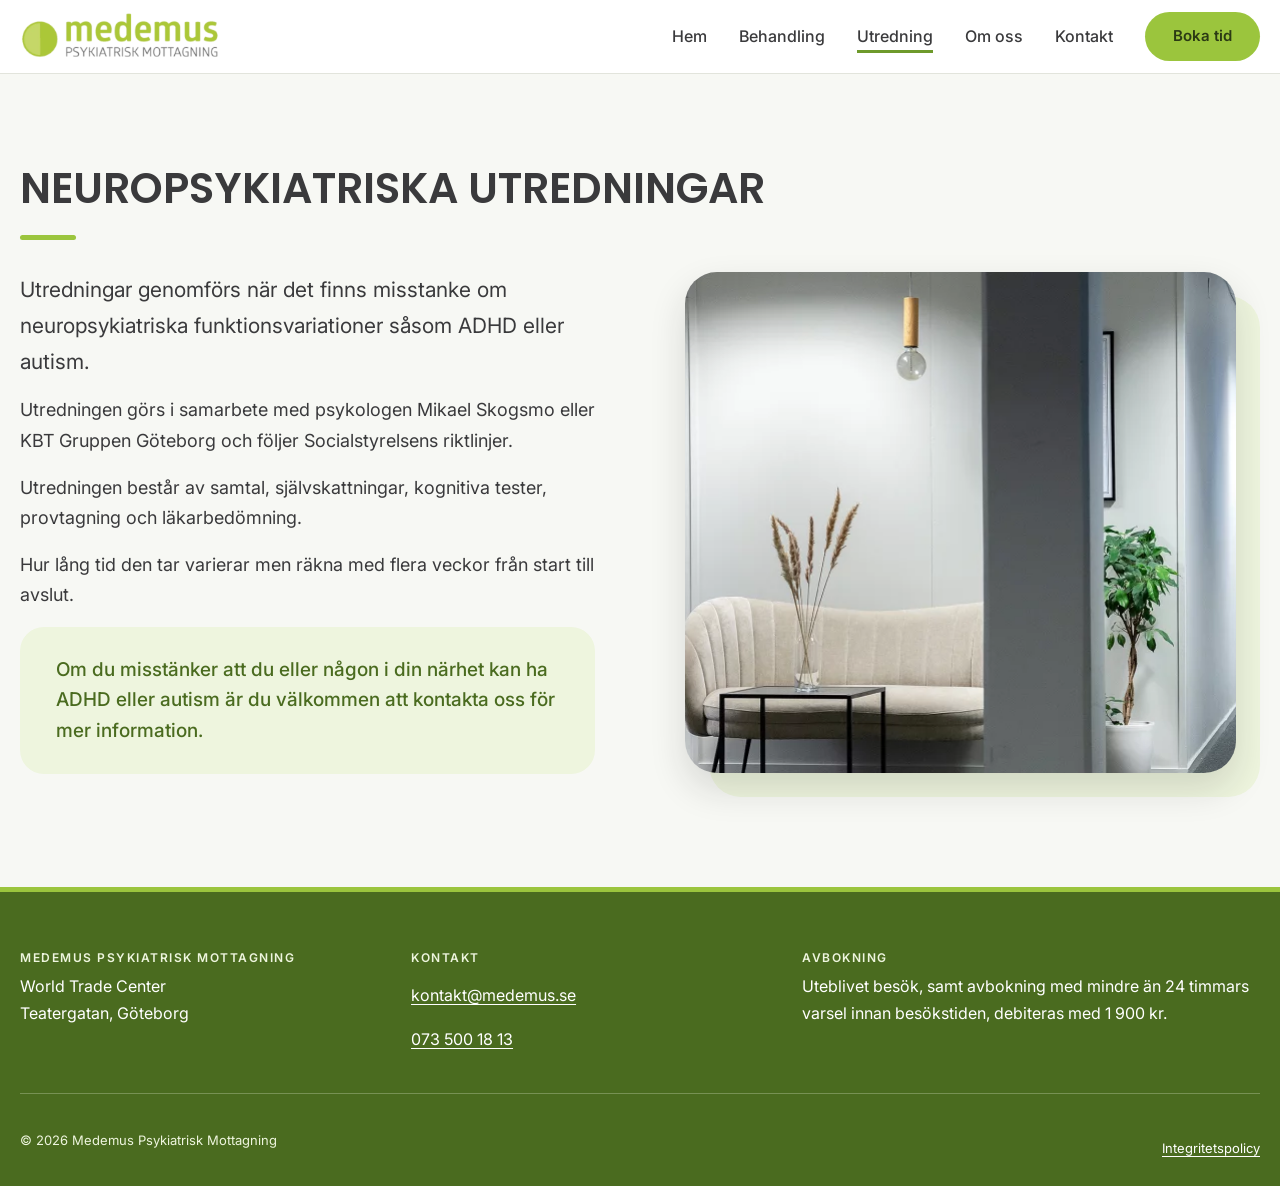
<file: pages/utredning.html>
<!DOCTYPE html>
<html lang="sv">
<head>
  <meta charset="UTF-8">
  <meta name="viewport" content="width=device-width, initial-scale=1">
  <title>Neuropsykiatriska utredningar – Medemus Psykiatrisk Mottagning</title>
  <meta name="description" content="Utredning av ADHD och autism i samarbete med psykolog, enligt Socialstyrelsens riktlinjer. Utredningen består av samtal, självskattningar, kognitiva tester, provtagning och läkarbedömning.">

  <link rel="preconnect" href="https://fonts.googleapis.com">
  <link rel="preconnect" href="https://fonts.gstatic.com" crossorigin>
  <link href="https://fonts.googleapis.com/css2?family=Poppins:wght@400;500;600;700&family=Inter:wght@400;500;600;700&display=swap" rel="stylesheet">

  <link rel="stylesheet" href="../css/reset.css">
  <link rel="stylesheet" href="../css/variables.css">
  <link rel="stylesheet" href="../css/base.css">
  <link rel="stylesheet" href="../css/components.css">
  <link rel="stylesheet" href="../css/site.css?v=1">
  <link rel="stylesheet" href="../css/variant.css?v=6">
</head>
<body>

  <a class="skip-link" href="#content">Hoppa till innehållet</a>

  <header class="v2-header is-cta-visible" data-cta="always">
    <div class="container v2-header__inner">
      <a href="../index.html" class="v2-logo" aria-label="Medemus psykiatrisk mottagning – startsida">
        <img src="../assets/images/medemus-logo.webp" alt="Medemus Psykiatrisk Mottagning">
      </a>
      <nav class="v2-nav" id="nav" aria-label="Huvudmeny">
        <a href="../index.html" class="v2-nav__link">Hem</a>
        <a href="behandling.html" class="v2-nav__link">Behandling</a>
        <a href="utredning.html" class="v2-nav__link" aria-current="page">Utredning</a>
        <a href="om-oss.html" class="v2-nav__link">Om oss</a>
        <a href="kontakt.html" class="v2-nav__link">Kontakt</a>
        <a href="boka-tid.html" class="btn btn--primary v2-nav__cta">Boka tid</a>
      </nav>
      <a href="boka-tid.html" class="btn btn--primary v2-header__cta">Boka tid</a>
      <button class="nav-toggle" aria-expanded="false" aria-controls="nav" aria-label="Meny"><span class="nav-toggle__bars" aria-hidden="true"><span></span><span></span><span></span></span></button>
    </div>
  </header>

  <main id="content">

    <section class="pg-section pg-section--alt" aria-labelledby="utredning-rubrik">
      <div class="pg-wrap">
        <h1 class="pg-title" id="utredning-rubrik">Neuropsykiatriska utredningar</h1>
        <div class="pg-row pg-row--top">
          <div class="pg-text pg-text--stack">
            <p class="pg-lead">Utredningar genomförs när det finns misstanke om neuropsykiatriska funktionsvariationer såsom ADHD eller autism.</p>
            <p>Utredningen görs i samarbete med psykologen Mikael Skogsmo eller KBT Gruppen Göteborg och följer Socialstyrelsens riktlinjer.</p>
            <p>Utredningen består av samtal, självskattningar, kognitiva tester, provtagning och läkarbedömning.</p>
            <p>Hur lång tid den tar varierar men räkna med flera veckor från start till avslut.</p>
            <p class="callout">Om du misstänker att du eller någon i din närhet kan ha ADHD eller autism är du välkommen att kontakta oss för mer information.</p>
          </div>
          <figure class="photo-frame photo-frame--wide"><img src="../assets/images/vantrum-soffa.webp" alt="Mottagningens väntrum med soffa och växter" loading="lazy"></figure>
        </div>
      </div>
    </section>

  </main>

  <footer class="v2-footer">
    <div class="container">
      <div class="v2-footer__grid">
        <div>
          <h2 class="v2-footer__title">Medemus Psykiatrisk Mottagning</h2>
          <address class="v2-footer__text">World Trade Center<br>Teatergatan, Göteborg</address>
        </div>
        <div>
          <h2 class="v2-footer__title">Kontakt</h2>
          <p class="v2-footer__text"><a href="mailto:kontakt@medemus.se">kontakt@medemus.se</a></p>
          <p class="v2-footer__text"><a href="tel:0735001813">073 500 18 13</a></p>
        </div>
        <div>
          <h2 class="v2-footer__title">Avbokning</h2>
          <p class="v2-footer__text">Uteblivet besök, samt avbokning med mindre än 24 timmars varsel innan besökstiden, debiteras med 1&nbsp;900&nbsp;kr.</p>
        </div>
      </div>
      <div class="v2-footer__bottom">
        <p>&copy; <span id="year"></span> Medemus Psykiatrisk Mottagning</p>
        <p><a href="integritetspolicy.html">Integritetspolicy</a></p>
      </div>
    </div>
  </footer>

  <script src="../js/main.js?v=1"></script>
</body>
</html>
</file>
<file: css/variables.css>
/* ==========================================================================
   Designvariabler — Medemus designsystem
   Källan till sanning för färger, typsnitt och avstånd.
   Ändra här så uppdateras hela sidan. Alla textfärger nedan är kontrollerade
   mot WCAG 2.1 AA (se referens/dokument/designsystem.html för kontrastmatris).
   ========================================================================== */
:root {
  /* ---- Grundfärger (från logotypen) ---- */
  --color-green-primary: #9bc53d; /* Logotyp, ljus halva. ENDAST som yta — ej som liten text på vitt */
  --color-green-dark:    #6e9a2b; /* Logotyp, mörk halva. ENDAST som yta/stora element */
  --color-green-deep:    #4a6b1f; /* Tillgänglig grön text/ikon — 6,1:1 på vitt */
  --color-green-tint:    #eef5de; /* Ljus grön bakgrundston (badges, ghost-knapp) */

  /* ---- Text & neutrala färger ---- */
  --color-text:        #3a3a3c; /* Primär text — 11,3:1 på vitt (AAA) */
  --color-text-muted:  #6b6b6e; /* Sekundär text — 5,3:1 på vitt (AA) */
  --color-text-faint:  #9a9a9d; /* ENDAST placeholder/inaktiverat läge */

  /* ---- Ytor ---- */
  --color-bg:      #ffffff;
  --color-surface: #f7f8f4; /* Sidbakgrund, sektionsavbrott */
  --color-border:  #e2e4dc; /* Dekorativa kantlinjer (ej funktionella) */
  --color-border-interactive: #80847a; /* Kantlinje på inputs/komponenter — 3,8:1 */

  /* ---- Mörkt tema (Instagram-stilen) ---- */
  --color-dark:       #1b1c1a; /* Mörk bakgrund — vit text 16,5:1 */
  --color-dark-2:     #262824; /* Kort/ytor på mörk bakgrund */
  --color-dark-line:  #3a3d36;
  --color-on-dark-muted: #c9ccc2; /* Sekundär text på mörkt — 10,5:1 */
  --color-white:      #ffffff;
  --color-on-green:   #2b3a14; /* Text på grön yta — 6,1:1 */
  --color-dark-overlay: rgba(27, 28, 26, 0.84); /* Mörkt lager över foto */
  --color-green-olive: #7f9a2b; /* Cirkelring i Instagram-grafiken. ENDAST dekor */

  /* ---- Funktionsfärger ---- */
  --color-primary:       var(--color-green-primary);
  --color-primary-hover: var(--color-green-deep);
  --color-accent:        #2e6f8e; /* Länkar, fokusringar — 5,6:1 på vitt */

  --color-success-text:    #3d7a3d;
  --color-success-surface: #e3f1e3;
  --color-error-text:      #b33a3a;
  --color-error-surface:   #fbeaea;

  /* ---- Typografi ---- */
  --font-heading: "Poppins", system-ui, -apple-system, "Segoe UI", Roboto, sans-serif;
  --font-body:    "Inter", system-ui, -apple-system, "Segoe UI", Roboto, sans-serif;
  --font-mono:    "SFMono-Regular", Consolas, monospace;

  --fs-base: 1rem;      /* 16px — minsta brödtextstorlek */
  --fs-sm:   0.8125rem; /* 13px — small/caption */
  --fs-label: 0.75rem;  /* 12px — eyebrow/label (minsta storlek, versaler) */
  --fs-lg:   1.1875rem; /* 19px — H4 */
  --fs-xl:   1.5rem;    /* 24px — H3 */
  --fs-xxl:  clamp(1.75rem, 3vw + 1rem, 2.125rem);  /* 28–34px — H2 */
  --fs-xxxl: clamp(2rem, 4vw + 1rem, 3rem);         /* 32–48px — H1 */

  --lh-heading: 1.2;
  --lh-body: 1.65;

  /* ---- Avstånd ---- */
  --space-xs: 0.5rem;
  --space-sm: 1rem;
  --space-md: 2rem;
  --space-lg: 4rem;
  --space-xl: 6rem;

  /* ---- Övrigt ---- */
  --container-width: 1100px;
  --radius: 10px;
  --radius-pill: 999px;
  --shadow: 0 2px 12px rgba(0, 0, 0, 0.08);
  --transition: 0.2s ease;
  --focus-ring: 3px solid var(--color-accent);
}
</file>
<file: css/base.css>
/* ==========================================================================
   Grundstil — typografi och länkar
   ========================================================================== */
body {
  font-family: var(--font-body);
  font-size: var(--fs-base);
  line-height: var(--lh-body);
  color: var(--color-text);
  background: var(--color-bg);
}

h1, h2, h3, h4 {
  font-family: var(--font-heading);
  font-weight: 600;
  line-height: var(--lh-heading);
  color: var(--color-text);
  margin-bottom: var(--space-sm);
}

h1 { font-size: var(--fs-xxxl); letter-spacing: -0.5px; }
h2 { font-size: var(--fs-xxl); letter-spacing: -0.3px; }
h3 { font-size: var(--fs-xl); }
h4 { font-size: var(--fs-lg); font-weight: 500; }

p {
  max-width: 65ch;
}

p + p {
  margin-top: var(--space-sm);
}

small, .text-small {
  display: block;
  font-size: var(--fs-sm);
  color: var(--color-text-muted);
}

.text-label {
  display: inline-block;
  font-size: var(--fs-label);
  font-weight: 600;
  letter-spacing: 1px;
  text-transform: uppercase;
  color: var(--color-green-deep);
}

a {
  color: var(--color-accent);
  text-decoration: underline;
  text-underline-offset: 3px;
}

a:hover {
  color: var(--color-primary-hover);
}

/* Synlig, tydlig fokusindikering för tangentbordsnavigering (WCAG 2.4.7) */
a:focus-visible,
button:focus-visible,
input:focus-visible,
textarea:focus-visible,
select:focus-visible,
.btn:focus-visible {
  outline: var(--focus-ring);
  outline-offset: 2px;
}
</file>
<file: css/components.css>
/* ==========================================================================
   Komponenter — logga, nav, knappar, ytor, formulär, meddelanden
   ========================================================================== */

/* --- Logga --- */
.logo {
  display: inline-flex;
  align-items: center;
  gap: 0.75rem;
  font-family: var(--font-heading);
  font-weight: 600;
  font-size: var(--fs-lg);
  color: var(--color-text);
}

.logo-mark {
  width: 32px;
  height: 32px;
  border-radius: 50%;
  flex-shrink: 0;
  background: conic-gradient(
    var(--color-green-dark) 0deg 180deg,
    var(--color-green-primary) 180deg 360deg
  );
}

/* --- Navigation --- */
.nav__link {
  color: var(--color-text-muted);
  text-decoration: none;
  font-weight: 500;
  transition: color var(--transition);
}

.nav__link:hover {
  color: var(--color-green-deep);
}

/* --- Hero --- */
.hero {
  padding-block: var(--space-xl);
  background: var(--color-surface);
}

.hero__lead {
  font-size: var(--fs-lg);
  color: var(--color-text-muted);
  margin-bottom: var(--space-md);
  max-width: 40ch;
}

/* --- Knappar ---
   Primary: grön yta + mörk text — 6,1:1
   Dark:    mörk yta + vit text  — 11,3:1
   Outline: transparent + mörk text/kant — 11,3:1
   Ghost:   ljus grön yta + grön text — 5,5:1
   Alla har minst 44px klickyta i höjd och synlig fokusring. */
.btn {
  display: inline-flex;
  align-items: center;
  gap: 0.5rem;
  min-height: 44px;
  padding: 0.75rem 1.75rem;
  border: none;
  border-radius: var(--radius-pill);
  font-family: var(--font-body);
  font-weight: 600;
  font-size: 0.9375rem;
  text-decoration: none;
  cursor: pointer;
  transition: background-color var(--transition), color var(--transition);
}

.btn--primary {
  background: var(--color-green-primary);
  color: var(--color-on-green);
}
.btn--primary:hover {
  background: var(--color-green-deep);
  color: #fff;
}

.btn--dark {
  background: var(--color-text);
  color: #fff;
}
.btn--dark:hover {
  background: #222224;
}

.btn--outline {
  background: transparent;
  color: var(--color-text);
  border: 1.5px solid var(--color-text);
}
.btn--outline:hover {
  background: var(--color-text);
  color: #fff;
}

.btn--ghost {
  background: var(--color-green-tint);
  color: var(--color-green-deep);
}
.btn--ghost:hover {
  background: #e2eecb;
}

.btn[disabled],
.btn--disabled {
  background: #ececea;
  color: var(--color-text-faint);
  cursor: not-allowed;
}

/* Bakåtkompatibelt alias för äldre .btn-markup i befintliga sidor */
.btn:not([class*="btn--"]) {
  background: var(--color-green-primary);
  color: var(--color-on-green);
}
.btn:not([class*="btn--"]):hover {
  background: var(--color-green-deep);
  color: #fff;
}

/* --- Ytor / kort --- */
.surface {
  border-radius: var(--radius);
  padding: var(--space-md);
  border: 1px solid var(--color-border);
}

.surface--alt { background: var(--color-surface); }
.surface--tint {
  background: var(--color-green-tint);
  color: var(--color-green-deep);
  border-color: transparent;
}
.surface--dark {
  background: var(--color-text);
  color: #fff;
  border-color: transparent;
}

/* --- Statusmeddelanden ---
   Status visas aldrig med enbart färg — ikon/symbol + text följer alltid med. */
.alert {
  display: flex;
  gap: 0.625rem;
  align-items: flex-start;
  padding: 1rem 1.25rem;
  border-radius: var(--radius);
  font-size: var(--fs-sm);
  line-height: 1.5;
  max-width: 460px;
}
.alert strong { font-weight: 700; }

.alert--success {
  background: var(--color-success-surface);
  color: var(--color-success-text);
}
.alert--error {
  background: var(--color-error-surface);
  color: var(--color-error-text);
}

/* --- Formulär --- */
.field {
  margin-bottom: var(--space-sm);
}

.field label {
  display: block;
  font-size: var(--fs-sm);
  font-weight: 600;
  color: var(--color-text);
  margin-bottom: 0.375rem;
}

.field input,
.field textarea,
.field select {
  width: 100%;
  padding: 0.75rem 0.875rem;
  border-radius: 8px;
  border: 1.5px solid var(--color-border-interactive);
  font-family: var(--font-body);
  font-size: 0.9375rem;
  color: var(--color-text);
  background: var(--color-bg);
}

.field input::placeholder,
.field textarea::placeholder {
  color: var(--color-text-faint);
}

.field-hint {
  font-size: 0.8125rem;
  color: var(--color-text-muted);
  margin-top: 0.3rem;
}
</file>
<file: css/site.css>
/* ==========================================================================
   Variation 2 — ljus, lugn startsida med utgångspunkt i nuvarande medemus.se
   Bygger enbart på designsystemets variabler (css/variables.css).
   Kontraster (mot bakgrunden de används på):
     --color-text on white 11,3:1   --color-text-muted on surface 5,0:1
     --color-green-deep on white 6,2:1 / on tint 5,5:1
     --color-on-green on --color-green-primary 6,1:1
     white on --color-dark 17,1:1   --color-on-dark-muted on --color-dark 10,5:1
   ========================================================================== */

html { scroll-padding-top: 96px; scroll-behavior: smooth; }

.container {
  width: min(100% - 2rem, var(--container-width));
  margin-inline: auto;
}

/* --- Hoppa till innehåll (WCAG 2.4.1) --- */
.skip-link {
  position: absolute;
  left: 1rem;
  top: -100px;
  z-index: 200;
  padding: 0.75rem 1.25rem;
  background: var(--color-dark);
  color: var(--color-white);
  border-radius: var(--radius);
  font-weight: 600;
}
.skip-link:focus { top: 1rem; }

/* --- Header (fast överst) --- */
.v2-header {
  position: sticky;
  top: 0;
  z-index: 100;
  background: var(--color-bg);
  border-bottom: 1px solid var(--color-border);
}
.v2-header__inner {
  display: flex;
  align-items: center;
  gap: var(--space-md);
  padding-block: 0.75rem;
}
/* Endast desktop: Safari klipper annars även nedåt och gömmer mobilmenyn */
@media (min-width: 861px) { .v2-header { overflow-x: clip; } }
/* "Boka tid" glider in från höger när hero-knappen scrollats förbi.
   På desktop ligger menylänkarna först längst till höger (där knappen ska landa)
   och glider åt vänster i takt med att knappen kommer in. --cta-shift sätts av js/main.js. */
.v2-header__cta {
  flex: none;
  opacity: 0;
  visibility: hidden;
  transform: translateX(56px);
  transition: transform 0.45s ease, opacity 0.35s ease, visibility 0s linear 0.45s;
}
.v2-header.is-cta-visible .v2-header__cta {
  opacity: 1;
  visibility: visible;
  transform: none;
  transition-delay: 0s;
}
@media (min-width: 861px) {
  .v2-nav {
    transform: translateX(var(--cta-shift, 0px));
    transition: transform 0.45s ease;
  }
  .v2-header.is-cta-visible .v2-nav { transform: none; }
}
.v2-nav__cta { display: none; }
.v2-logo { display: inline-flex; align-items: center; }
.v2-logo img { height: 48px; width: auto; }

.v2-nav {
  display: flex;
  align-items: center;
  gap: var(--space-md);
  margin-left: auto;
}
.v2-nav__link {
  display: inline-flex;
  align-items: center;
  min-height: 44px;
  color: var(--color-text);
  font-weight: 500;
  text-decoration: none;
}
.v2-nav__link:hover { text-decoration: underline; text-underline-offset: 6px; }
.v2-nav__link[aria-current="page"] {
  text-decoration: underline;
  text-decoration-color: var(--color-green-dark);
  text-decoration-thickness: 3px;
  text-underline-offset: 8px;
}

.nav-toggle {
  display: none;
  min-width: 44px;
  min-height: 44px;
  align-items: center;
  justify-content: center;
  background: transparent;
  border: 1.5px solid var(--color-border-interactive);
  border-radius: var(--radius);
  color: var(--color-text);
  cursor: pointer;
}

/* --- Sektioner --- */
.v2-section { padding-block: var(--space-xl); }
.v2-section--surface { background: var(--color-surface); }
.v2-section--tint { background: var(--color-green-tint); }

.v2-eyebrow {
  display: inline-block;
  margin-bottom: var(--space-xs);
  font-size: var(--fs-label);
  font-weight: 600;
  letter-spacing: 1.5px;
  text-transform: uppercase;
  color: var(--color-green-deep);
}

/* --- Hero: bilden täcker hela bredden, allt fokus på "Boka tid" ---
   Ett jämnt mörkt lager (--color-dark, 76 %) ligger mellan foto och innehåll:
   vit text får minst 6,5:1 kontrast även mot de ljusaste delarna av bilden.
   Knapp: --color-on-green på --color-green-primary 6,1:1. */
.v2-hero {
  position: relative;
  isolation: isolate;
  display: flex;
  align-items: center;
  min-height: 560px;
  padding-block: var(--space-xl);
  background: var(--color-dark) url("../assets/images/hero-mottagning.webp") center / cover no-repeat;
}
.v2-hero::before {
  content: "";
  position: absolute;
  inset: 0;
  z-index: -1;
  background: var(--color-dark);
  opacity: 0.76;
}
.v2-hero__inner {
  display: flex;
  flex-direction: column;
  align-items: center;
  text-align: center;
}
.v2-hero h1 {
  color: var(--color-white);
  font-size: clamp(1.5rem, 2.5vw + 0.75rem, 2.125rem);
  font-weight: 600;
  margin-bottom: 0.5rem;
}
.v2-hero__sub {
  color: var(--color-white);
  font-size: var(--fs-base);
  margin-bottom: var(--space-lg);
}
.btn--xl {
  min-height: 72px;
  padding: 1.25rem 4rem;
  gap: 0.75rem;
  font-size: 1.5rem;
  font-weight: 700;
  box-shadow: 0 10px 30px rgba(0, 0, 0, 0.35);
}
.v2-hero :focus-visible { outline: 3px solid var(--color-white); outline-offset: 4px; }

.v2-actions { display: flex; flex-wrap: wrap; gap: var(--space-sm); }

.btn--outline-light {
  background: transparent;
  color: var(--color-white);
  border: 1.5px solid var(--color-white);
}
.btn--outline-light:hover { background: var(--color-white); color: var(--color-dark); }

/* --- Viktiga punkter (som i Ekopeak): bock i cirkel + text, på mycket ljusgrönt band ---
   Text --color-text på --color-green-tint 10,1:1. Bock --color-green-deep på vit 6,2:1. */
.v2-trust {
  background: var(--color-green-tint);
  padding-block: var(--space-md);
}
.v2-trust__list {
  display: flex;
  justify-content: space-between;
  flex-wrap: wrap;
  gap: var(--space-sm) var(--space-md);
  list-style: none;
  margin: 0;
  padding: 0 var(--space-sm);
}
.v2-trust__list li {
  display: flex;
  align-items: center;
  gap: 1rem;
  padding: 0.25rem 0.5rem;
  font-weight: 500;
  color: var(--color-text);
}
.v2-check {
  flex: none;
  display: grid;
  place-items: center;
  width: 44px;
  height: 44px;
  border-radius: 50%;
  background: var(--color-white);
  box-shadow: 0 2px 8px rgba(74, 107, 31, 0.15);
}
.v2-check svg {
  width: 20px;
  height: 20px;
  fill: none;
  stroke: var(--color-green-deep);
  stroke-width: 2.6;
  stroke-linecap: round;
  stroke-linejoin: round;
}

/* --- Två kolumner --- */
.v2-split {
  display: grid;
  grid-template-columns: 1fr 1.2fr;
  gap: var(--space-lg);
  align-items: start;
}
.v2-split p { color: var(--color-text); }

/* Lista med exempel — ren lista, inte klickbar */
.v2-list {
  display: grid;
  grid-template-columns: 1fr 1fr;
  gap: 0 var(--space-md);
  list-style: none;
  padding: 0;
  margin: 0;
}
.v2-list li {
  display: flex;
  align-items: center;
  gap: 0.75rem;
  padding: 1rem 0;
  border-bottom: 1px solid var(--color-border);
  font-family: var(--font-heading);
  font-weight: 500;
}
.v2-list li::before {
  content: "";
  flex-shrink: 0;
  width: 10px;
  height: 10px;
  border-radius: 50%;
  background: var(--color-green-dark);
}

/* --- Två kort bredvid varandra: behandling och utredning ---
   Illustrationerna är dekorativa (aria-hidden) och använder bara designsystemets färger. */
.v2-cards {
  display: grid;
  grid-template-columns: 1fr 1fr;
  gap: var(--space-md);
  align-items: stretch;
}
.v2-card {
  display: flex;
  flex-direction: column;
  align-items: center;
  text-align: center;
  padding: var(--space-lg) var(--space-md);
  background: var(--color-white);
  border: 1px solid var(--color-border);
  border-radius: 24px;
  box-shadow: 0 6px 24px rgba(58, 58, 60, 0.06);
}
.v2-card__icon { flex: none; width: 168px; height: 168px; margin-bottom: var(--space-sm); }
.v2-card h2 { font-size: clamp(1.5rem, 1.5vw + 1rem, 1.875rem); }
.v2-card p { color: var(--color-text); max-width: 34rem; }
.v2-card .v2-list { margin-top: var(--space-sm); text-align: left; width: 100%; }
.v2-collapsible { width: 100%; display: flex; flex-direction: column; align-items: center; }

.ic-blob { fill: var(--color-green-tint); }
.ic-lime { fill: var(--color-green-primary); }
.ic-deep { fill: var(--color-green-deep); }
.ic-line { fill: var(--color-border); }
.ic-bubble { stroke: var(--color-green-deep); stroke-width: 6; stroke-linejoin: round; }
.ic-bubble--white { fill: var(--color-white); }
.ic-bubble--lime { fill: var(--color-green-primary); }
.ic-board { fill: var(--color-white); stroke: var(--color-green-deep); stroke-width: 6; }
.ic-clip { fill: var(--color-green-primary); stroke: var(--color-green-deep); stroke-width: 6; }
.ic-tick { fill: none; stroke: var(--color-green-deep); stroke-width: 5; stroke-linecap: round; stroke-linejoin: round; }
.ic-lens { fill: var(--color-green-primary); fill-opacity: 0.35; stroke: var(--color-green-deep); stroke-width: 7; }
.ic-handle { fill: none; stroke: var(--color-green-deep); stroke-width: 10; stroke-linecap: round; }

/* --- Utfällbar lista: bara på smala skärmar där listan är en enda kolumn --- */
.v2-expand {
  display: none;
  align-items: center;
  gap: 6px;
  min-height: 44px;
  padding: 0;
  margin-top: var(--space-xs);
  background: none;
  border: 0;
  font: inherit;
  font-weight: 600;
  color: var(--color-green-deep);
  text-decoration: underline;
  text-underline-offset: 4px;
  cursor: pointer;
}
.v2-expand svg { width: 18px; height: 18px; fill: none; stroke: currentColor; stroke-width: 2.4; stroke-linecap: round; stroke-linejoin: round; transition: transform 0.25s ease; }
.is-expanded .v2-expand svg { transform: rotate(180deg); }

/* --- Footer ---
   Vit/ljus text på --color-dark: 17,1:1 / 10,5:1. Rubriker i --color-green-primary 8,5:1. */
.v2-footer {
  background: var(--color-dark);
  color: var(--color-on-dark-muted);
  padding-block: var(--space-lg) var(--space-sm);
  font-size: var(--fs-sm);
}
.v2-footer__grid {
  display: grid;
  grid-template-columns: 1fr 1fr 1.4fr;
  gap: var(--space-lg);
  padding-bottom: var(--space-md);
  border-bottom: 1px solid var(--color-dark-line);
}
.v2-footer__title {
  margin-bottom: var(--space-xs);
  font-family: var(--font-body);
  font-size: var(--fs-label);
  font-weight: 600;
  letter-spacing: 1.5px;
  text-transform: uppercase;
  color: var(--color-green-primary);
}
.v2-footer__text {
  margin: 0;
  max-width: 34rem;
  font-size: var(--fs-base);
  font-style: normal;
  color: var(--color-white);
}
.v2-footer__bottom {
  display: flex;
  flex-wrap: wrap;
  justify-content: space-between;
  align-items: center;
  gap: 0 var(--space-md);
  padding-top: var(--space-sm);
}
.v2-footer a {
  display: inline-flex;
  align-items: center;
  min-height: 44px;
  color: var(--color-white);
}
.v2-footer a:hover { color: var(--color-green-primary); }

/* ==========================================================================
   Delade sidkomponenter (startsida + undersidor)
   Kontraster: --color-text på vit/ljusgrön 10–11:1, --color-green-deep på vit 6,2:1
   och på --color-green-tint 5,5:1, vit text på --color-green-deep / mörk yta 6,2–17:1.
   ========================================================================== */
.visually-hidden { position: absolute; width: 1px; height: 1px; margin: -1px; padding: 0; overflow: hidden; clip: rect(0 0 0 0); white-space: nowrap; border: 0; }

.page-hero { background: var(--color-green-tint); padding-block: var(--space-xl); text-align: center; }
.page-hero__inner { display: flex; flex-direction: column; align-items: center; gap: var(--space-sm); }
.page-hero h1 { margin: 0; font-size: clamp(2.25rem, 3vw + 1.25rem, 3.5rem); line-height: 1.1; }
.page-hero__lead { max-width: 46rem; font-size: var(--fs-lg); font-weight: 500; color: var(--color-text); }
.page-hero__lead + .page-hero__lead { margin-top: 0; font-weight: 400; font-size: 1.0625rem; }
.page-hero__icon { width: 168px; height: 168px; }
.hero-steps { display: flex; flex-wrap: wrap; justify-content: center; gap: var(--space-sm) var(--space-md); list-style: none; padding: 0; margin: var(--space-sm) 0 0; }
.hero-steps li { display: flex; align-items: center; gap: 12px; font-weight: 500; }
.hero-steps .num { width: 36px; height: 36px; font-size: 1rem; }

.section-head { display: flex; flex-direction: column; align-items: center; text-align: center; gap: 12px; max-width: 48rem; margin: 0 auto var(--space-lg); }
.section-head h2 { margin: 0; font-size: clamp(1.75rem, 2vw + 1rem, 2.25rem); line-height: 1.2; }
.section-head p { margin: 0; font-size: var(--fs-lg); font-weight: 500; color: var(--color-text); }
.section-head .v2-eyebrow { margin: 0; }
.v2-section--tint { background: var(--color-green-tint); }

.grid { display: grid; gap: var(--space-md); }
.grid--3 { grid-template-columns: repeat(3, 1fr); }
.grid--4 { grid-template-columns: repeat(4, 1fr); }
.grid--5 { grid-template-columns: repeat(5, 1fr); gap: 25px; }

.num { flex: none; display: grid; place-items: center; width: 48px; height: 48px; border-radius: 50%; background: var(--color-green-primary); color: var(--color-on-green); font-family: var(--font-heading); font-weight: 600; font-size: 1.25rem; }

.tile { display: flex; flex-direction: column; gap: 12px; padding: var(--space-md) 28px; background: var(--color-surface); border-radius: 20px; }
.tile--white { background: var(--color-white); border: 1px solid var(--color-border); }
.tile--tint { background: var(--color-green-tint); }
.tile__icon { display: grid; place-items: center; width: 44px; height: 44px; border-radius: 50%; background: var(--color-white); }
.tile--white .tile__icon, .tile--tint .tile__icon { background: var(--color-green-tint); }
.tile--tint .tile__icon { background: var(--color-white); }
.tile__icon svg { width: 20px; height: 20px; fill: none; stroke: var(--color-green-deep); stroke-width: 2.6; stroke-linecap: round; stroke-linejoin: round; }
.tile h3 { margin: 0; font-size: 1.125rem; font-weight: 500; line-height: 1.35; }
.tile p { margin: 0; font-size: 0.9375rem; line-height: 1.6; color: var(--color-text); }
.tile__big { font-family: var(--font-heading); font-weight: 600; font-size: 2.25rem; line-height: 1.15; color: var(--color-green-deep); }
.tile--center { align-items: center; text-align: center; }
.tile__dot { display: grid; place-items: center; width: 40px; height: 40px; border-radius: 50%; background: var(--color-green-tint); }
.tile__dot::after { content: ""; width: 12px; height: 12px; border-radius: 50%; background: var(--color-green-dark); }

.step { display: flex; flex-direction: column; align-items: center; gap: 16px; padding: 28px 20px; background: var(--color-surface); border-radius: 20px; text-align: center; font-family: var(--font-heading); font-weight: 500; font-size: 1.0625rem; }
.v2-section--surface .step { background: var(--color-white); }

.price-card { display: flex; flex-direction: column; align-items: center; gap: 8px; padding: var(--space-md); background: var(--color-surface); border-radius: 20px; text-align: center; }
.price-card dt { font-weight: 500; font-size: 1.0625rem; color: var(--color-text-muted); }
.price-card dd { margin: 0; font-family: var(--font-heading); font-weight: 600; font-size: 2.5rem; line-height: 1.2; }
.price-notes { display: grid; gap: 8px; justify-items: center; margin-top: var(--space-md); text-align: center; }
.price-notes p { margin: 0; max-width: 46rem; }
.price-notes p:first-child { font-weight: 500; }
.price-notes p + p { color: var(--color-text-muted); font-size: 0.9375rem; }

.checks { list-style: none; margin: 0; padding: 0; display: grid; gap: 12px; text-align: left; }
.checks li { display: flex; gap: 12px; align-items: flex-start; line-height: 1.65; }
.checks li::before { content: ""; flex: none; width: 28px; height: 28px; border-radius: 50%; background: var(--color-green-tint) url("data:image/svg+xml,%3Csvg xmlns='http://www.w3.org/2000/svg' viewBox='0 0 24 24' fill='none' stroke='%234a6b1f' stroke-width='3' stroke-linecap='round' stroke-linejoin='round'%3E%3Cpath d='M5 12.5l4.5 4.5L19 7.5'/%3E%3C/svg%3E") center / 14px no-repeat; }
.tile--white .checks li::before, .v2-section--surface .checks li::before { background-color: var(--color-green-tint); }

.doctor { display: grid; grid-template-columns: 400px 1fr; gap: var(--space-lg); align-items: start; }
.doctor__photo { display: block; width: 100%; aspect-ratio: 5 / 6; object-fit: cover; object-position: top; border-radius: 28px; background: var(--color-green-tint); }
.doctor__text { display: grid; gap: 12px; }
.doctor__text h2 { margin: 0; font-size: clamp(2rem, 2vw + 1rem, 2.75rem); line-height: 1.15; }
.doctor__role { margin: 0; font-size: var(--fs-lg); font-weight: 500; color: var(--color-text-muted); }
.quote { margin: var(--space-xs) 0 var(--space-xs); padding: 4px 0 4px 20px; border-left: 4px solid var(--color-green-primary); font-size: 1.1875rem; font-weight: 500; line-height: 1.6; }
.quote p { max-width: none; margin: 0; }

.topic-grid { display: flex; flex-wrap: wrap; justify-content: center; gap: var(--space-md); }
.topic-grid .tile { flex: 0 1 calc((100% - 3 * var(--space-md)) / 4); }

.find { display: grid; grid-template-columns: 1fr 1fr; gap: var(--space-lg); align-items: start; }
.find__text { display: grid; gap: var(--space-sm); }
.find__text h2 { margin: 0; font-size: clamp(1.75rem, 2vw + 1rem, 2.25rem); line-height: 1.2; }
.find__text .v2-eyebrow { margin: 0; }
.address { font-style: normal; font-size: 1.0625rem; line-height: 1.6; }
.address strong { display: block; font-family: var(--font-heading); font-weight: 500; font-size: 1.25rem; margin-bottom: 4px; }
.route { list-style: none; margin: 0; padding: var(--space-md); display: grid; gap: 20px; background: var(--color-surface); border-radius: 20px; counter-reset: route; }
.v2-section--surface .route { background: var(--color-white); }
.route li { display: flex; gap: 16px; align-items: flex-start; counter-increment: route; }
.route li::before { content: counter(route); flex: none; display: grid; place-items: center; width: 40px; height: 40px; border-radius: 50%; background: var(--color-green-primary); color: var(--color-on-green); font-family: var(--font-heading); font-weight: 600; }
.route strong { display: block; font-family: var(--font-heading); font-weight: 500; font-size: 1.0625rem; line-height: 1.4; }
.route span { display: block; font-size: 0.9375rem; color: var(--color-text-muted); line-height: 1.6; }
.find__media img { display: block; width: 100%; height: 520px; object-fit: cover; border-radius: 24px; background: var(--color-green-tint); }
.link-arrow { display: inline-flex; align-items: center; gap: 8px; min-height: 44px; font-weight: 600; color: var(--color-green-deep); text-underline-offset: 4px; }
.link-arrow svg { width: 16px; height: 16px; fill: none; stroke: currentColor; stroke-width: 2.2; stroke-linecap: round; stroke-linejoin: round; }

/* Dragspel (details/summary) */
.acc-layout { display: grid; grid-template-columns: 460px 1fr; gap: 48px; align-items: stretch; }
.acc-layout__photo { margin: 0; overflow: hidden; border-radius: 28px; background: var(--color-green-tint); }
.acc-layout__photo img { display: block; width: 100%; height: 100%; min-height: 520px; object-fit: cover; }
.acc-list { display: grid; gap: 12px; align-content: start; }
.acc-list__head { display: grid; gap: 12px; margin-bottom: var(--space-xs); }
.acc-list__head h2 { margin: 0; font-size: clamp(1.75rem, 2vw + 1rem, 2.25rem); line-height: 1.2; }
.acc-list__head p { margin: 0; color: var(--color-text-muted); }
.acc-list__head .v2-eyebrow { margin: 0; }
.acc { background: var(--color-white); border: 1px solid var(--color-border); border-radius: 16px; }
.acc[open] { border: 1.5px solid var(--color-green-deep); }
.acc summary { display: flex; justify-content: space-between; align-items: center; gap: 16px; min-height: 44px; padding: 18px 24px; cursor: pointer; list-style: none; font-family: var(--font-heading); font-weight: 500; font-size: 1.125rem; line-height: 1.4; border-radius: 16px; }
.acc summary::-webkit-details-marker { display: none; }
.acc summary::after { content: ""; flex: none; width: 36px; height: 36px; border-radius: 50%; background: var(--color-green-tint) url("data:image/svg+xml,%3Csvg xmlns='http://www.w3.org/2000/svg' viewBox='0 0 24 24' fill='none' stroke='%234a6b1f' stroke-width='2.6' stroke-linecap='round'%3E%3Cpath d='M12 5v14M5 12h14'/%3E%3C/svg%3E") center / 18px no-repeat; }
.acc[open] summary::after { background: var(--color-green-deep) url("data:image/svg+xml,%3Csvg xmlns='http://www.w3.org/2000/svg' viewBox='0 0 24 24' fill='none' stroke='%23ffffff' stroke-width='2.6' stroke-linecap='round'%3E%3Cpath d='M5 12h14'/%3E%3C/svg%3E") center / 18px no-repeat; }
.acc__body { padding: 0 24px 22px; display: grid; gap: 14px; }
.acc__body p { margin: 0; max-width: none; line-height: 1.65; }

/* Kallelse (centrerad avslutning) */
.cta-band { text-align: center; }
.cta-band .container { display: flex; flex-direction: column; align-items: center; gap: var(--space-sm); }
.cta-band h2 { margin: 0; font-size: clamp(1.75rem, 2vw + 1rem, 2.25rem); line-height: 1.2; }
.cta-band p { max-width: 46rem; margin: 0 0 var(--space-xs); font-size: var(--fs-lg); font-weight: 500; }

/* Formulär */
.form-card { display: grid; gap: 24px; max-width: 720px; margin-inline: auto; padding: 48px; background: var(--color-white); border: 1px solid var(--color-border); border-radius: 24px; box-shadow: 0 10px 30px rgba(58, 58, 60, 0.08); }
.field label, .form-card legend { display: block; margin-bottom: 8px; padding: 0; font-weight: 600; font-size: 0.9375rem; }
.field input { width: 100%; min-height: 52px; padding: 0 16px; border: 1.5px solid var(--color-border-interactive); border-radius: 12px; background: var(--color-white); color: var(--color-text); font: inherit; }
.field input::placeholder { color: var(--color-text-muted); opacity: 1; }
.field input[aria-invalid="true"] { border-color: var(--color-error-text); }
.field__error { margin: 6px 0 0; color: var(--color-error-text); font-size: 0.875rem; font-weight: 500; }
.form-card fieldset { border: 0; margin: 0; padding: 0; min-width: 0; }
.radio-cards { display: grid; grid-template-columns: 1fr 1fr; gap: 12px; }
.radio-card { position: relative; display: flex; align-items: center; gap: 12px; min-height: 56px; padding: 16px 20px; background: var(--color-white); border: 1.5px solid var(--color-border-interactive); border-radius: 14px; cursor: pointer; font-family: var(--font-heading); font-weight: 500; font-size: 1.0625rem; }
.radio-card input { position: absolute; opacity: 0; width: 1px; height: 1px; }
.radio-card__dot { flex: none; display: grid; place-items: center; width: 22px; height: 22px; border: 2px solid var(--color-border-interactive); border-radius: 50%; background: var(--color-white); }
.radio-card input:checked + .radio-card__dot { border-color: var(--color-green-deep); }
.radio-card input:checked + .radio-card__dot::after { content: ""; width: 10px; height: 10px; border-radius: 50%; background: var(--color-green-deep); }
.radio-card:has(input:checked) { background: var(--color-green-tint); border-color: var(--color-green-deep); }
.radio-card:has(input:focus-visible) { outline: var(--focus-ring); outline-offset: 2px; }
.check { display: flex; gap: 12px; align-items: flex-start; line-height: 1.6; font-size: 0.9375rem; }
.check input { flex: none; width: 24px; height: 24px; margin: 0; accent-color: var(--color-green-deep); }
.check a { font-weight: 600; color: var(--color-green-deep); }
.btn--l { width: 100%; justify-content: center; min-height: 56px; font-size: 1.125rem; font-weight: 700; box-shadow: 0 6px 18px rgba(0, 0, 0, 0.18); }
.form-status { margin: 0; min-height: 1.5em; font-weight: 500; }
.form-status.is-error { color: var(--color-error-text); }
.form-note { margin: var(--space-sm) 0 0; text-align: center; color: var(--color-text-muted); }
.form-note a { font-weight: 600; color: var(--color-green-deep); }

/* Kontaktsektion med e-postkort */
.contact { background: var(--color-green-tint); padding-block: var(--space-xl); }
.contact__inner { display: flex; flex-direction: column; align-items: center; gap: 48px; }
.contact__head { display: flex; flex-direction: column; align-items: center; text-align: center; gap: 12px; }
.contact__head h2 { margin: 0; font-size: clamp(2rem, 3vw + 1rem, 2.75rem); line-height: 1.15; }
.contact__head p { margin: 0; font-size: var(--fs-lg); font-weight: 500; }
.contact__head .v2-eyebrow { margin: 0; }
.mail-card { width: min(100%, 600px); overflow: hidden; background: var(--color-white); border-radius: 24px; box-shadow: 0 10px 30px rgba(58, 58, 60, 0.1); }
.mail-card__body { display: grid; gap: 16px; padding: 40px 48px 32px; justify-items: center; }
.mail-card--left .mail-card__body { justify-items: stretch; text-align: left; }
.mail-card__label { margin: 0; font-size: var(--fs-label); font-weight: 600; letter-spacing: 1.5px; text-transform: uppercase; color: var(--color-green-deep); }
.mail-card h2, .mail-card h3 { margin: 0; font-size: 1.75rem; line-height: 1.25; }
.mail-card p { max-width: none; margin: 0; }
.copy-field { display: flex; align-items: center; justify-content: space-between; gap: 16px; width: 100%; padding: 8px 8px 8px 24px; background: var(--color-surface); border: 1.5px solid var(--color-border-interactive); border-radius: 16px; }
.copy-field__value { font-family: var(--font-heading); font-weight: 600; font-size: 1.5rem; line-height: 1.3; overflow-wrap: anywhere; }
.copy-field__btn { flex: none; display: inline-flex; align-items: center; gap: 8px; min-height: 44px; padding: 10px 20px; background: var(--color-text); color: var(--color-white); border: 0; border-radius: 12px; font: inherit; font-weight: 600; cursor: pointer; }
.copy-field__btn svg { width: 18px; height: 18px; fill: none; stroke: currentColor; stroke-width: 2.2; stroke-linecap: round; stroke-linejoin: round; }
.copy-field__btn:hover { background: var(--color-dark); }
.copy-field.is-copied { background: var(--color-green-tint); border-color: var(--color-green-deep); }
.copy-field.is-copied .copy-field__btn { background: var(--color-green-deep); }
.mail-card__phone { display: flex; flex-wrap: wrap; align-items: center; justify-content: center; gap: 8px; padding: 20px 48px; background: var(--color-surface); border-top: 1px solid var(--color-border); color: var(--color-text-muted); }
.mail-card__phone svg { width: 16px; height: 16px; fill: none; stroke: currentColor; stroke-width: 2; stroke-linecap: round; stroke-linejoin: round; }
.mail-card__phone a { display: inline-flex; align-items: center; min-height: 44px; font-weight: 600; color: var(--color-text); }
.contact-grid { display: grid; grid-template-columns: 640px 1fr; gap: var(--space-md); align-items: start; max-width: var(--container-width); margin-inline: auto; }
.contact-grid .mail-card { width: 100%; }
.book-card { display: flex; flex-direction: column; gap: 16px; align-items: flex-start; padding: 40px; background: var(--color-green-tint); border-radius: 24px; }
.book-card h2 { margin: 0; font-size: 1.75rem; line-height: 1.25; }
.book-card p { margin: 0; line-height: 1.65; }
.page-contact { background: var(--color-surface); padding-block: var(--space-xl); }

.v2-card__cta { margin-top: auto; padding-top: var(--space-md); }
.v2-card .checks { width: 100%; margin-top: var(--space-xs); }

/* Fokus i ljusa kort på ljusgrön/vit yta */
.acc summary:focus-visible, .copy-field__btn:focus-visible, .check input:focus-visible, .field input:focus-visible { outline: var(--focus-ring); outline-offset: 2px; }
.copy-field__btn:focus-visible { outline-offset: 3px; }

/* --- Fokus på mörk yta (3:1+ mot bakgrunden) --- */
.v2-footer :focus-visible,
.skip-link:focus-visible {
  outline: 3px solid var(--color-green-primary);
  outline-offset: 3px;
}

/* --- Minskad rörelse (WCAG 2.3.3) --- */
@media (prefers-reduced-motion: reduce) {
  html { scroll-behavior: auto; }
  *, *::before, *::after { transition: none !important; animation: none !important; }
}

/* --- Mobil --- */
@media (max-width: 860px) {
  .v2-section { padding-block: var(--space-lg); }
  .v2-trust__list { flex-direction: column; align-items: flex-start; padding-inline: 0; }
  .v2-trust { padding-block: var(--space-sm); }
  .v2-footer__grid { grid-template-columns: 1fr; gap: var(--space-md); }
  .v2-split { grid-template-columns: 1fr; gap: var(--space-md); }
  .v2-cards { grid-template-columns: 1fr; }
  .v2-card { padding: var(--space-md) var(--space-sm); }
  .v2-list { grid-template-columns: 1fr; }

  /* Hopfälld: Depression och Ångest syns helt, Sömnstörningar tonas ut */
  .v2-collapsible:not(.is-expanded) .v2-list {
    max-height: 10.25rem;
    overflow: hidden;
    -webkit-mask-image: linear-gradient(to bottom, #000 62%, transparent 100%);
    mask-image: linear-gradient(to bottom, #000 62%, transparent 100%);
  }
  .v2-collapsible.is-expanded .v2-list { max-height: 40rem; }
  .v2-list { transition: max-height 0.35s ease; }
  .v2-expand { display: inline-flex; }
  .v2-hero { min-height: 0; padding-block: var(--space-lg); }
  .btn--xl { min-height: 56px; min-width: 200px; justify-content: center; padding: 0.875rem 2.25rem; font-size: 1.125rem; box-shadow: 0 6px 18px rgba(0, 0, 0, 0.3); }

  .nav-toggle { display: inline-flex; }
  .v2-header__inner { flex-wrap: wrap; }
  .v2-header__inner { gap: var(--space-xs); }
  .v2-logo img { height: 40px; }
  .v2-header__cta { display: none; }
  .nav-toggle { margin-left: auto; }
  .v2-nav {
    order: 3;
    margin-left: 0;
    flex-direction: column;
    align-items: stretch;
    gap: 0;
    width: 100%;
    padding-bottom: var(--space-sm);
  }
  .v2-nav__link { border-top: 1px solid var(--color-border); }
  .v2-nav .v2-nav__cta { display: inline-flex; justify-content: center; margin-top: var(--space-sm); min-height: 52px; }
}


/* --- Mobil: undersidor och nya komponenter --- */
@media (max-width: 860px) {
  .page-hero { padding-block: var(--space-lg); }
  .page-hero__icon { width: 136px; height: 136px; }
  .grid--3, .grid--4, .grid--5 { grid-template-columns: 1fr; }
  .grid--5 { gap: var(--space-xs); }
  .step { flex-direction: row; justify-content: flex-start; text-align: left; padding: 16px 20px; }
  .step .num { width: 40px; height: 40px; font-size: 1.0625rem; }
  .topic-grid .tile { flex: 1 1 100%; }
  .doctor { grid-template-columns: 1fr; gap: var(--space-md); }
  .find { grid-template-columns: 1fr; gap: var(--space-md); }
  .find__media img { height: 280px; }
  .acc-layout { grid-template-columns: 1fr; gap: var(--space-md); }
  .acc-layout__photo img { min-height: 0; height: 220px; }
  .contact { padding-block: var(--space-lg); }
  .contact-grid { grid-template-columns: 1fr; }
  .book-card { padding: var(--space-md); }
  .form-card { padding: var(--space-md); }
  .price-card dd { font-size: 2rem; }
  .price-cards { gap: var(--space-xs); }
  .price-card { flex-direction: row; justify-content: space-between; padding: 20px 24px; }
  .price-card dd { font-size: 1.625rem; }
}
@media (max-width: 560px) {
  .mail-card__body { padding: 28px 20px 24px; }
  .mail-card__phone { padding: 16px 20px; }
  .copy-field { flex-direction: column; align-items: stretch; padding: 16px; text-align: center; }
  .copy-field__value { font-size: 1.375rem; }
  .copy-field__btn { justify-content: center; min-height: 48px; }
  .radio-cards { grid-template-columns: 1fr; }
  .hero-steps { flex-direction: column; align-items: flex-start; }
}

/* Informationskort och centrerade anmärkningar (Om oss) */
.info-card { max-width: 720px; margin: var(--space-md) auto 0; padding: 32px 40px; background: var(--color-white); border-radius: 20px; }
.note-center { max-width: 46rem; margin: var(--space-md) auto 0; text-align: center; font-weight: 500; font-size: var(--fs-base); }
@media (max-width: 860px) { .info-card { padding: var(--space-sm) var(--space-sm); } }

/* Dolda element ska vara dolda även för SVG */
[hidden] { display: none !important; }

/* Mäter menyns förskjutning utan att animera */
.v2-header.is-measuring .v2-nav,
.v2-header.is-measuring .v2-header__cta { transition: none !important; }

.center-row { display: flex; justify-content: center; margin-top: var(--space-md); }
.btn--auto { width: auto; padding-inline: 2.25rem; }
.steps { list-style: none; padding: 0; margin: 0; }

.form-note { max-width: none; }
.page-hero__lead { max-width: 52rem; }

/* Radbrytning som bara gäller bred skärm */
@media (min-width: 861px) { .br-desktop { display: inline; } }
@media (max-width: 860px) { .br-desktop { display: none; } }

/* "Kopiera e-postadress" – hela texten bara på smal skärm */
.copy-field__suffix { display: none; }
@media (max-width: 560px) { .copy-field__suffix { display: inline; } .copy-field.is-copied .copy-field__suffix { display: none; } }

/* Hitta hit på Kontakt: text, bild, vägbeskrivning (på mobil ligger bilden före vägbeskrivningen) */
.find--stacked { grid-template-areas: "text media" "route media"; row-gap: var(--space-sm); }
.find--stacked .find__text { grid-area: text; }
.find--stacked .find__media { grid-area: media; }
.find--stacked .find__route { grid-area: route; }
@media (max-width: 860px) {
  .find--stacked { grid-template-areas: "text" "media" "route"; row-gap: var(--space-md); }
}

/* Fotot styr inte höjden på raden – listan gör det */
.acc-layout__photo { position: relative; min-height: 520px; }
.acc-layout__photo img { position: absolute; inset: 0; width: 100%; height: 100%; min-height: 0; object-fit: cover; }
@media (max-width: 860px) { .acc-layout__photo { min-height: 220px; } .acc-layout__photo img { height: 100%; } }

/* Behandling: bilden har fast höjd och påverkas inte när dragspelen öppnas */
.acc-layout { align-items: start; }
.acc-layout__photo { height: 690px; min-height: 0; align-self: start; }
@media (max-width: 860px) { .acc-layout__photo { height: 220px; } }
.acc { border: 1px solid var(--color-border); }
.acc[open] { border: 1px solid var(--color-green-deep); box-shadow: 0 0 0 0.5px var(--color-green-deep); }
.acc__body { overflow: hidden; }

/* Kontakt: bilden ligger bredvid e-postkortet, kartan i "Hitta hit" */
.contact-grid { align-items: stretch; }
.contact-photo { position: relative; margin: 0; min-height: 260px; overflow: hidden; border-radius: 24px; background: var(--color-green-tint); }
.contact-photo img { position: absolute; inset: 0; width: 100%; height: 100%; object-fit: cover; }
.find__media .map { display: block; width: 100%; height: 520px; border: 0; border-radius: 24px; background: var(--color-green-tint); }
@media (max-width: 860px) {
  .contact-photo { min-height: 0; height: 220px; }
  .find__media .map { height: 300px; }
}

/* Texttunga sidor (integritetspolicy) */
.prose { max-width: 760px; }
.prose h2 { margin: var(--space-md) 0 var(--space-xs); font-size: 1.625rem; line-height: 1.25; }
.prose h2:first-child { margin-top: 0; }
.prose h3 { margin: var(--space-sm) 0 var(--space-xs); font-size: 1.25rem; }
.prose p { max-width: none; margin: 0 0 var(--space-sm); line-height: 1.7; }
.prose a { color: var(--color-accent); }

/* Startsidans kort: hover-effekt, och på desktop är hela kortet klickbart (Läs mer-länken sträcks över kortet) */
.v2-card { position: relative; transition: transform 0.2s ease, box-shadow 0.2s ease, border-color 0.2s ease; }
@media (min-width: 861px) {
  .v2-card__cta .btn::after { content: ""; position: absolute; inset: 0; border-radius: 24px; }
  .v2-card:has(.v2-card__cta .btn:focus-visible) { outline: var(--focus-ring); outline-offset: 4px; }
}
@media (min-width: 861px) and (hover: hover) {
  .v2-card { cursor: pointer; }
  .v2-card:hover { transform: translateY(-6px); border-color: var(--color-green-primary); box-shadow: 0 16px 40px rgba(58, 58, 60, 0.14); }
  .v2-card:hover .v2-card__cta .btn { background: var(--color-text); color: var(--color-white); }
}

/* Hero med ikon högst upp: mindre avstånd mellan menyn och ikonen */
.page-hero--icon { padding-top: 2.5rem; }
@media (max-width: 860px) { .page-hero--icon { padding-top: 1.75rem; } }

/* E-postadressen i kopiera-fältet skalar med kortets bredd så att den aldrig bryts mitt i ordet */
.mail-card { container-type: inline-size; }
.copy-field__value { white-space: nowrap; overflow-wrap: normal; }
@media (max-width: 560px) {
  .copy-field__value { font-size: clamp(0.8125rem, calc((100cqw - 74px) / 12), 1.375rem); }
}

/* Kontakt: sidmarginal även på smal skärm */
.contact-grid { width: min(100% - 2rem, var(--container-width)); }

/* Hamburgarmeny: tre streck utan ruta som animeras till ett kryss när menyn öppnas */
.nav-toggle {
  position: relative;
  width: 44px;
  height: 44px;
  padding: 0;
  background: transparent;
  border: 0;
  border-radius: var(--radius);
  color: var(--color-text);
}
.nav-toggle__bars { position: relative; display: block; width: 26px; height: 20px; }
.nav-toggle__bars span {
  position: absolute;
  left: 0;
  width: 100%;
  height: 2.5px;
  border-radius: 2px;
  background: currentColor;
  transition: transform 0.28s ease, opacity 0.18s ease;
}
.nav-toggle__bars span:nth-child(1) { top: 0; }
.nav-toggle__bars span:nth-child(2) { top: 8.75px; }
.nav-toggle__bars span:nth-child(3) { top: 17.5px; }
.nav-toggle[aria-expanded="true"] .nav-toggle__bars span:nth-child(1) { transform: translateY(8.75px) rotate(45deg); }
.nav-toggle[aria-expanded="true"] .nav-toggle__bars span:nth-child(2) { opacity: 0; transform: scaleX(0.2); }
.nav-toggle[aria-expanded="true"] .nav-toggle__bars span:nth-child(3) { transform: translateY(-8.75px) rotate(-45deg); }

/* Mobilmeny: ligger som ett lager ovanpå sidan (flyttar inte ner innehållet) med dämpad bakgrund */
@media (max-width: 860px) {
  .v2-nav {
    position: absolute;
    top: 100%;
    left: 0;
    right: 0;
    z-index: 2;
    width: auto;
    margin: 0;
    padding: 0 var(--space-sm) var(--space-sm);
    background: var(--color-bg);
    border-bottom: 1px solid var(--color-border);
    box-shadow: 0 14px 24px rgba(27, 28, 26, 0.18);
    max-height: calc(100vh - 80px);
    max-height: calc(100dvh - 80px);
    overflow-y: auto;
    /* Stängd: osynlig men kvar i layouten, så att den kan rulla ut mjukt */
    visibility: hidden;
    opacity: 0;
    clip-path: inset(0 -30px 100% -30px);
    transform: translateY(-10px);
    transition: clip-path 0.28s ease, opacity 0.22s ease, transform 0.28s ease, visibility 0s linear 0.28s;
  }
  .v2-nav.is-open {
    visibility: visible;
    opacity: 1;
    clip-path: inset(0 -30px -40px -30px);
    transform: none;
    transition: clip-path 0.28s ease, opacity 0.22s ease, transform 0.28s ease, visibility 0s;
  }
  .v2-header::after {
    content: "";
    pointer-events: none;
    opacity: 0;
    visibility: hidden;
    transition: opacity 0.25s ease, visibility 0s linear 0.25s;
    position: absolute;
    top: 100%;
    left: 0;
    right: 0;
    z-index: 1;
    height: 100vh;
    background: rgba(27, 28, 26, 0.35);
  }
  .v2-header:has(.v2-nav.is-open)::after { opacity: 1; visibility: visible; pointer-events: auto; transition: opacity 0.25s ease, visibility 0s; }
}
@media (prefers-reduced-motion: reduce) {
  .v2-nav, .v2-nav.is-open, .v2-header::after { transition: none !important; }
}
</file>
<file: css/variant.css>
/* ==========================================================================
   Variant 2 – samma struktur och text som medemus.se, men mer genomarbetad.
   Navigering behålls från site.css. Sidfoten är grön.
   Kontraster: --color-text på vit/ljus yta 10–11:1, --color-green-deep på vit 6,2:1
   och på --color-green-tint 5,5:1, vit text på --color-green-deep 6,2:1,
   dämpad grå text (--color-text-muted) på vit/ljus yta 5,3:1.
   ========================================================================== */

.pg-wrap { width: min(100% - 2rem, 1240px); margin-inline: auto; }
.pg-section { padding-block: clamp(48px, 7vw, 96px); }
.pg-section--alt { background: var(--color-surface); }

/* --- Rubrik med grön accentlinje (under rubriken, eller över med --above) --- */
.pg-title {
  margin: 0 0 clamp(20px, 3vw, 32px);
  font-family: var(--font-heading);
  font-weight: 600;
  font-size: clamp(1.625rem, 2.2vw + 0.9rem, 2.75rem);
  line-height: 1.22;
  letter-spacing: 0;
  text-transform: uppercase;
  color: var(--color-text);
  overflow-wrap: break-word;
  hyphens: auto;
}
.pg-title::after { content: ""; display: block; width: 56px; height: 5px; margin-top: 20px; border-radius: 3px; background: var(--color-green-primary); }
.pg-title--above::after { display: none; }
.pg-title--above::before { content: ""; display: block; width: 56px; height: 5px; margin-bottom: 20px; border-radius: 3px; background: var(--color-green-primary); }

.pg-lead { margin: 0; max-width: none; font-size: clamp(1.0625rem, 0.4vw + 1rem, 1.3125rem); line-height: 1.65; color: var(--color-text); }
.pg-text p { max-width: none; }
.pg-text--stack { display: grid; gap: 16px; }
.pg-text--stack p { margin: 0; font-size: 1.125rem; line-height: 1.7; }
.pg-text--stack .pg-lead { font-size: clamp(1.125rem, 0.5vw + 1rem, 1.3125rem); }
.pg-text--stack .pg-title { margin-bottom: 8px; }

.pg-row { display: grid; grid-template-columns: 1fr 1fr; gap: clamp(32px, 7vw, 96px); align-items: center; }
.pg-row--top { align-items: start; }

/* --- Foto med rundade hörn, skugga och grön bakgrundsyta bakom --- */
.photo-frame { position: relative; margin: 0; isolation: isolate; padding: 0 24px 24px 0; }
.photo-frame::before { content: ""; position: absolute; z-index: -1; inset: 24px 0 0 24px; border-radius: 32px; background: var(--color-green-tint); }
.photo-frame img { display: block; width: 100%; height: 100%; object-fit: cover; border-radius: 32px; box-shadow: 0 16px 36px rgba(27, 28, 26, 0.14); }
.photo-frame--wide img { aspect-ratio: 11 / 10; }
.photo-frame--tall img { aspect-ratio: 5 / 6; }

/* --- Hero: stor inramad bild med knapp i mitten --- */
.pg-hero { padding-block: 40px 72px; background: var(--color-bg); }
.hero-frame { position: relative; overflow: hidden; border-radius: 32px; box-shadow: 0 24px 48px rgba(27, 28, 26, 0.16); aspect-ratio: 1240 / 620; background: var(--color-green-tint); }
.hero-frame img { position: absolute; inset: 0; width: 100%; height: 100%; object-fit: cover; object-position: center 40%; }
.hero-frame::after { content: ""; position: absolute; inset: 0; background: linear-gradient(to bottom, rgba(27, 28, 26, 0) 55%, rgba(27, 28, 26, 0.36)); pointer-events: none; }
.hero-frame__cta { position: absolute; z-index: 1; left: 50%; top: 58%; transform: translate(-50%, -50%); min-width: 220px; justify-content: center; text-transform: uppercase; letter-spacing: 0.06em; }

/* --- Dragspel (Behandling) --- */
.acc-stack { display: grid; gap: 12px; }
.acc-stack .acc summary { text-transform: uppercase; color: var(--color-green-deep); font-size: 1.0625rem; letter-spacing: 0.01em; padding: 22px 28px; }
.acc-stack .acc__body { padding: 0 28px 28px; }
.acc-stack .acc__body p { font-size: 1.0625rem; line-height: 1.7; }

/* --- Utredning --- */
.callout { padding: 28px 36px; border-radius: 24px; background: var(--color-green-tint); color: var(--color-green-deep); font-weight: 500; font-size: 1.1875rem !important; line-height: 1.6 !important; }

/* --- Kontaktkort: e-post med kopieringsknapp, telefon som dämpad textrad --- */
.side-card { display: grid; gap: 16px; padding: 32px; border-radius: 24px; background: var(--color-white); border: 1px solid var(--color-border); }
.side-card--tint { background: var(--color-green-tint); border-color: transparent; }
.side-card__title { margin: 0; font-size: 1.375rem; text-transform: uppercase; }
.side-card__note { margin: 0; font-size: 0.9375rem; line-height: 1.55; color: var(--color-text-muted); max-width: none; }
.contact-card__label { margin: 0 0 8px; font-size: var(--fs-label); font-weight: 700; letter-spacing: 0.12em; text-transform: uppercase; color: var(--color-green-deep); }
.contact-card__row { display: flex; align-items: center; justify-content: space-between; gap: 16px; }
.contact-card__mail { font-family: var(--font-heading); font-weight: 600; font-size: clamp(1.125rem, 1vw + 0.9rem, 1.875rem); line-height: 1.3; color: var(--color-green-deep); text-decoration: none; overflow-wrap: normal; white-space: nowrap; }
.boka-side .contact-card__mail { font-size: 1.375rem; }
.contact-card__mail:hover { text-decoration: underline; text-underline-offset: 4px; }
.contact-card .copy-field__btn { background: var(--color-white); color: var(--color-green-deep); border: 1.5px solid var(--color-green-dark); min-height: 44px; padding: 10px 18px; }
.contact-card .copy-field__btn:hover { background: var(--color-green-tint); }
.contact-card__row.is-copied .copy-field__btn { background: var(--color-green-deep); color: var(--color-white); border-color: var(--color-green-deep); }
.phone-line { margin: 0; padding-left: 32px; font-size: 1.125rem; color: var(--color-text-muted); }
.phone-line a { white-space: nowrap; font-weight: 600; color: var(--color-green-deep); text-decoration: underline; text-underline-offset: 3px; }
.side-card--tint .phone-line { padding-left: 0; }
.contact-stack { display: grid; gap: 16px; }

/* --- Boka tid --- */
.boka-grid { display: grid; grid-template-columns: minmax(0, 1fr) 440px; gap: 48px; align-items: start; }
.boka-side { display: grid; gap: 24px; }
.form-card--wide { display: grid; gap: 24px; padding: 40px; border-radius: 24px; background: var(--color-white); border: 1px solid var(--color-border); max-width: none; margin: 0; }
.form-card--wide .field { display: grid; gap: 8px; }
.form-card--wide label { font-weight: 500; font-size: 1.0625rem; line-height: 1.5; }
.form-card--wide textarea { width: 100%; min-height: 128px; padding: 14px 18px; border: 1.5px solid var(--color-border-interactive); border-radius: 12px; background: var(--color-white); font: inherit; resize: vertical; }
.form-card--wide input[type="text"], .form-card--wide input[type="email"] { width: 100%; min-height: 56px; padding: 0 18px; border: 1.5px solid var(--color-border-interactive); border-radius: 12px; background: var(--color-white); font: inherit; }
.form-card--wide textarea:focus-visible, .form-card--wide input:focus-visible { outline: var(--focus-ring); outline-offset: 2px; }
.yesno { margin: 0; padding: 0; border: 0; display: grid; gap: 12px; min-width: 0; }
.yesno legend { padding: 0; margin-bottom: 12px; font-weight: 500; font-size: 1.0625rem; line-height: 1.5; }
.yesno__opts { display: flex; gap: 12px; }
.pill { position: relative; display: inline-flex; }
.pill input { position: absolute; opacity: 0; inset: 0; width: 100%; height: 100%; margin: 0; cursor: pointer; }
.pill span { display: inline-flex; align-items: center; justify-content: center; min-width: 112px; min-height: 48px; padding: 0 20px; border: 1.5px solid var(--color-border-interactive); border-radius: 12px; font-weight: 500; background: var(--color-white); }
.pill input:checked + span { background: var(--color-green-tint); border-color: var(--color-green-deep); color: var(--color-green-deep); font-weight: 600; }
.pill input:focus-visible + span { outline: var(--focus-ring); outline-offset: 2px; }
.price-list { display: grid; margin: 0; }
.price-list > div { display: flex; justify-content: space-between; gap: 16px; padding: 12px 0; border-bottom: 1px solid var(--color-border); }
.price-list dt { margin: 0; }
.price-list dd { margin: 0; font-weight: 700; color: var(--color-green-deep); }

/* --- Sidfot: grön --- */
.v2-footer { position: relative; background: var(--color-green-deep); color: #eef5de; }
.v2-footer::before { content: ""; position: absolute; inset: 0 0 auto; height: 5px; background: var(--color-green-primary); }
.v2-footer__grid { border-bottom-color: rgba(238, 245, 222, 0.28); }
.v2-footer__title { color: var(--color-green-tint); }
.v2-footer__bottom { color: #eef5de; }
.v2-footer a:hover { color: var(--color-green-tint); text-decoration: underline; }

/* --- Smal skärm --- */
@media (max-width: 860px) {
  .pg-row { grid-template-columns: 1fr; }
  .pg-hero { padding-block: 16px 32px; }
  .hero-frame { border-radius: 20px; aspect-ratio: 1310 / 693; }
  .hero-frame img { object-position: center; }
  .hero-frame__cta { min-width: 0; top: 52%; min-height: 44px; padding: 0.625rem 1.25rem; font-size: 0.9375rem; box-shadow: 0 4px 14px rgba(0, 0, 0, 0.25); }
  .photo-frame { padding: 0 16px 16px 0; }
  .photo-frame::before { inset: 16px 0 0 16px; border-radius: 20px; }
  .photo-frame img { border-radius: 20px; }
  .photo-frame--tall img { aspect-ratio: 4 / 5; }
  .boka-grid { grid-template-columns: 1fr; gap: 24px; }
  .form-card--wide { padding: 24px 20px; }
  .side-card { padding: 24px 20px; }
  .phone-line { padding-left: 20px; }
  .acc-stack .acc summary { padding: 18px 20px; font-size: 0.9375rem; }
  .acc-stack .acc__body { padding: 0 20px 24px; }
  .callout { padding: 20px; }
}
@media (max-width: 560px) {
  .contact-card__mail, .boka-side .contact-card__mail { font-size: 1.125rem; }
  .contact-card__row .copy-field__label { display: none; }
  .contact-card .copy-field__btn { padding: 10px 12px; }
}

/* Navigering och sidfot ligger i linje med sidans innehåll (samma sidmarginaler) */
.v2-header .container, .v2-footer .container { width: min(100% - 2rem, 1240px); }

/* Boka tid: kontaktkortet och priserna följer med när man scrollar förbi det långa formuläret (endast dator) */
@media (min-width: 861px) and (min-height: 640px) {
  .boka-side { position: sticky; top: 96px; }
}
</file>
